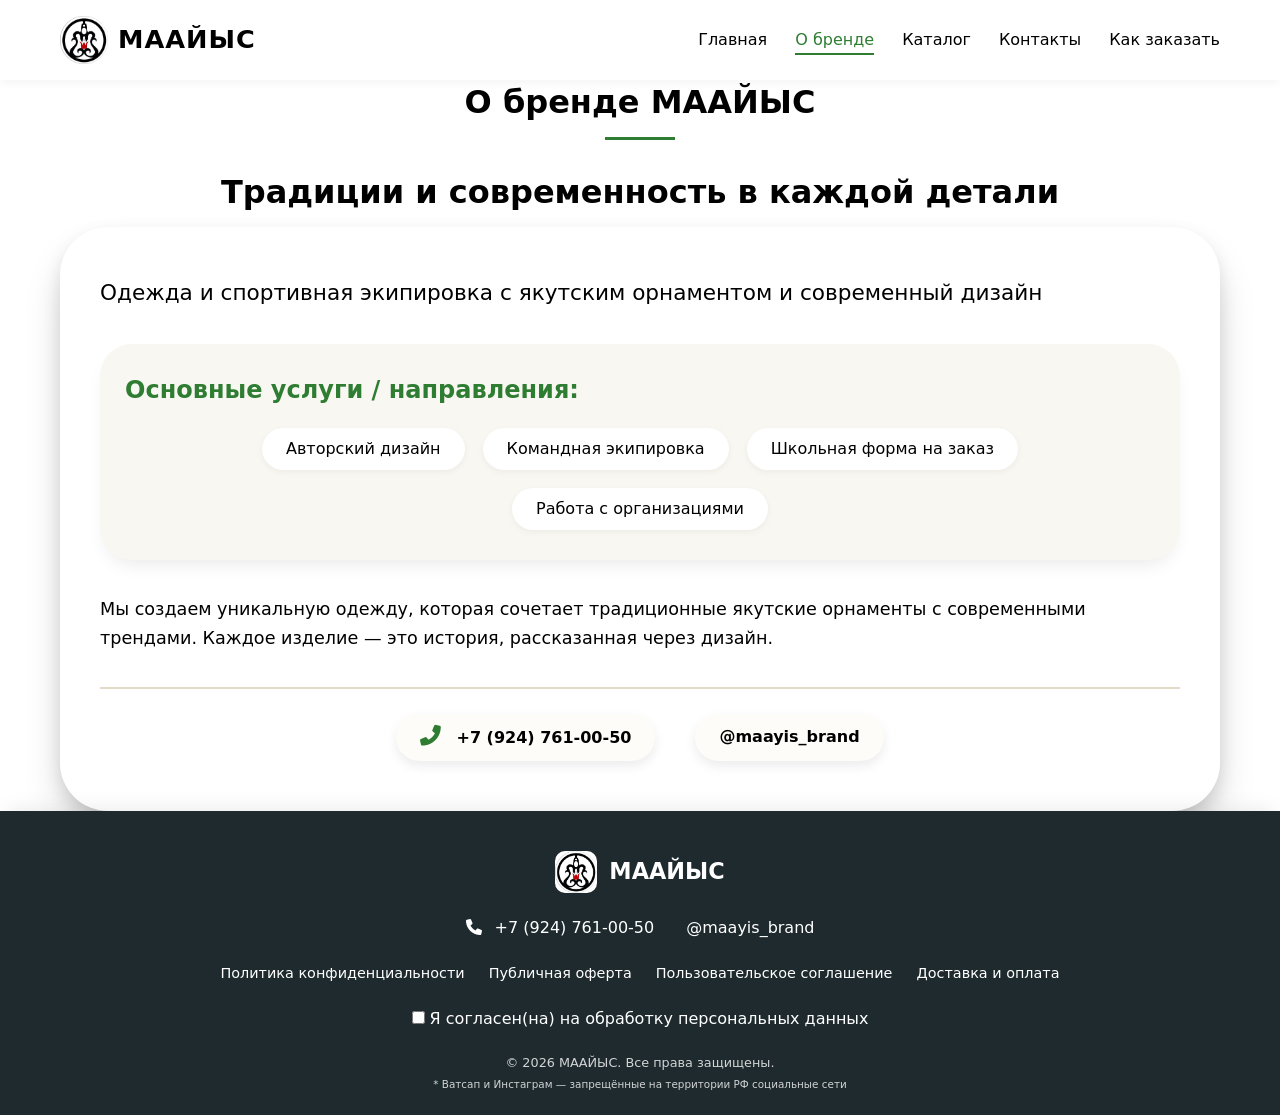
<file: about.html>
<!DOCTYPE html>
<html lang="ru">
<head>
  <meta charset="UTF-8">
  <meta name="viewport" content="width=device-width, initial-scale=1.0, user-scalable=yes">
  <title>О бренде</title>
  <link rel="stylesheet" href="style.css">
  <link rel="stylesheet" href="https://cdnjs.cloudflare.com/ajax/libs/font-awesome/6.0.0/css/all.min.css">
</head>
<body>
<header>
  <div class="container header-inner">
    <div class="logo-block">
      <a href="index.html" class="logo-link">
        <img src="img/photo_5474204198829684286_x.jpg"  class="logo-image">
        <span class="logo-text">МААЙЫС</span>
      </a>
    </div>
    <nav class="main-nav desktop-nav">
      <ul class="nav-menu">
        <li><a href="index.html">Главная</a></li>
        <li><a href="about.html" class="active">О бренде</a></li>
        <li><a href="catalog.html">Каталог</a></li>
        <li><a href="contact.html">Контакты</a></li>
        <li><a href="order.html">Как заказать</a></li>
      </ul>
    </nav>
    <div class="burger-menu">
      <button class="burger-icon" id="burgerToggle" aria-label="Меню">
        <span></span><span></span><span></span>
      </button>
      <div class="burger-overlay" id="burgerOverlay">
        <nav class="burger-nav">
          <a href="index.html">Главная</a>
          <a href="about.html">О бренде</a>
          <a href="catalog.html">Каталог</a>
          <a href="contact.html">Контакты</a>
          <a href="order.html">Как заказать</a>
        </nav>
      </div>
    </div>
  </div>
</header>
<main class="main-content">
  <section class="about-page">
    <div class="container">
      <div class="section-header">
        <h1>О бренде МААЙЫС</h1>
        <div class="section-line"></div>
        <h2 class="about-subtitle">Традиции и современность в каждой детали</h2>
      </div>
      <div class="about-content">
        <p class="about-intro">Одежда и спортивная экипировка с якутским орнаментом и современный дизайн</p>
        <div class="about-services">
          <h3>Основные услуги / направления:</h3>
          <ul>
            <li>Авторский дизайн</li>
            <li>Командная экипировка</li>
            <li>Школьная форма на заказ</li>
            <li>Работа с организациями</li>
          </ul>
        </div>       
        <div class="about-description">
          <p>Мы создаем уникальную одежду, которая сочетает традиционные якутские орнаменты с современными трендами. Каждое изделие — это история, рассказанная через дизайн.</p>
        </div>        
        <div class="about-contact-block">
          <div class="about-contact-item">
            <i class="fas fa-phone-alt"></i>
            <a href="tel:+79247610050">+7 (924) 761-00-50</a>
          </div>
          <div class="about-contact-item">
            <a href="https://instagram.com/maayis_brand" target="_blank">@maayis_brand</a>
          </div>
        </div>
      </div>
    </div>
  </section>
</main>
<footer>
  <div class="container">
    <div class="footer-content">
      <div class="footer-logo">
        <img src="img/photo_5474204198829684286_x.jpg" class="footer-logo-img" alt="logo">
        <span>МААЙЫС</span>
      </div>
      <div class="footer-info">
        <p><i class="fas fa-phone"></i> +7 (924) 761-00-50</p>
        <p> @maayis_brand</p>
      </div>
      <div class="footer-links">
        <a href="privacy.html">Политика конфиденциальности</a>
        <a href="offer.html">Публичная оферта</a>
        <a href="user-agreement.html">Пользовательское соглашение</a>
        <a href="delivery.html">Доставка и оплата</a>
      </div>
      <div class="footer-consent-checkbox">
        <label><input type="checkbox"> Я согласен(на) на обработку персональных данных</label>
      </div>
      <div class="footer-copyright">
        <p>&copy; 2026 МААЙЫС. Все права защищены.</p>
        <p style="font-size: 0.65rem; margin-top: 5px;">* Ватсап и Инстаграм — запрещённые на территории РФ социальные сети</p>
      </div>
    </div>
  </div>
</footer>
<script src="script.js"></script>
</body>
</html>
</file>
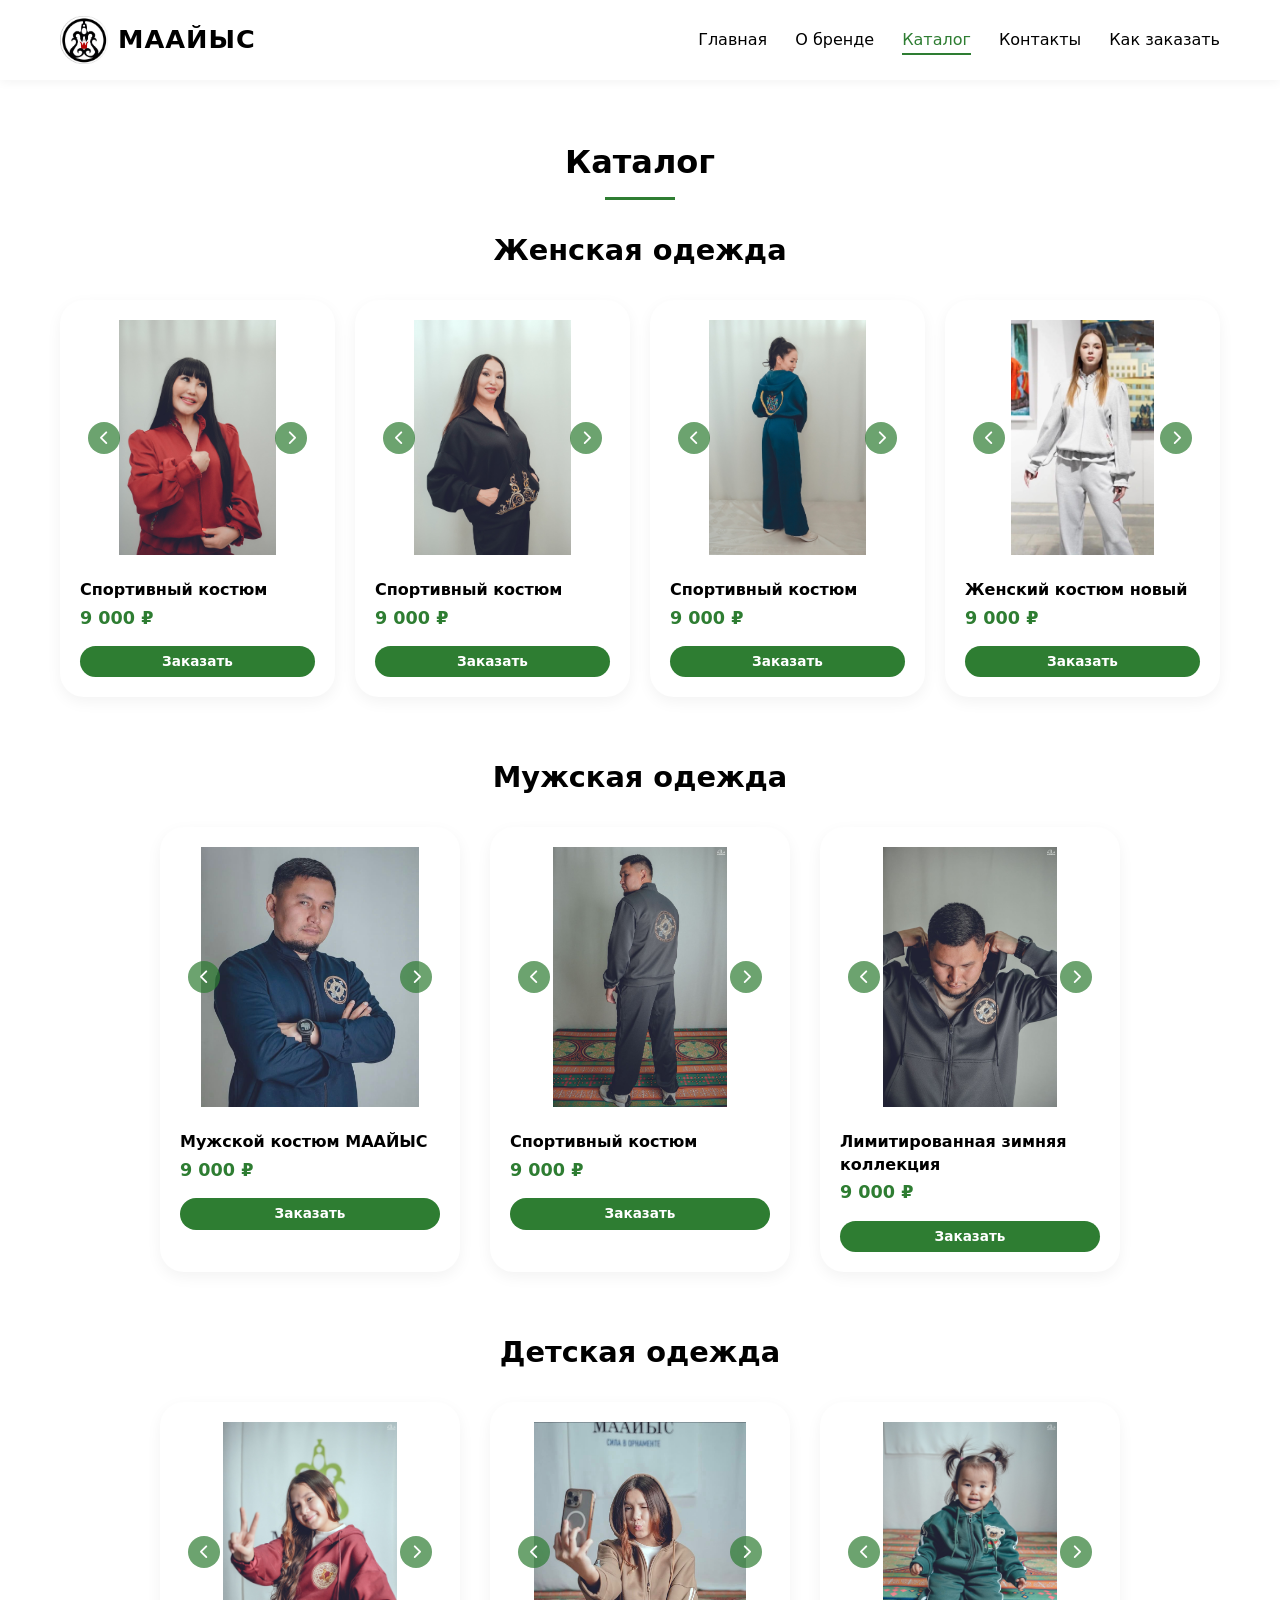
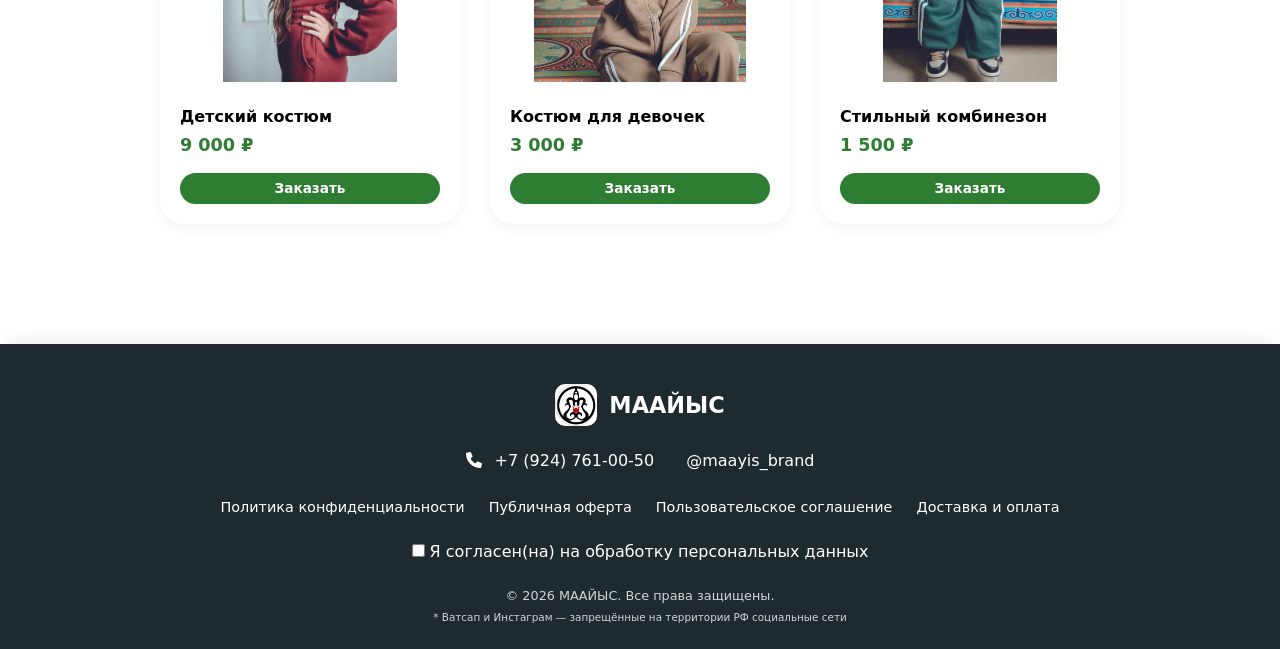
<file: catalog.html>
<!DOCTYPE html>
<html lang="ru">
<head>
  <meta charset="UTF-8">
  <meta name="viewport" content="width=device-width, initial-scale=1.0, user-scalable=yes">
  <title>Каталог — МААЙЫС</title>
  <link rel="stylesheet" href="style.css">
  <link rel="stylesheet" href="https://cdnjs.cloudflare.com/ajax/libs/font-awesome/6.0.0/css/all.min.css">
</head>
<body>

<header>
  <div class="container header-inner">
    <div class="logo-block">
      <a href="index.html" class="logo-link">
        <img src="img/photo_5474204198829684286_x.jpg" class="logo-image" alt="МААЙЫС">
        <span class="logo-text">МААЙЫС</span>
      </a>
    </div>
    <nav class="main-nav desktop-nav">
      <ul class="nav-menu">
        <li><a href="index.html">Главная</a></li>
        <li><a href="about.html">О бренде</a></li>
        <li><a href="catalog.html" class="active">Каталог</a></li>
        <li><a href="contact.html">Контакты</a></li>
        <li><a href="order.html">Как заказать</a></li>
      </ul>
    </nav>
    <div class="burger-menu">
      <button class="burger-icon" id="burgerToggle" aria-label="Меню">
        <span></span><span></span><span></span>
      </button>
      <div class="burger-overlay" id="burgerOverlay">
        <nav class="burger-nav">
          <a href="index.html">Главная</a>
          <a href="about.html">О бренде</a>
          <a href="catalog.html">Каталог</a>
          <a href="contact.html">Контакты</a>
          <a href="order.html">Как заказать</a>
        </nav>
      </div>
    </div>
  </div>
</header>

<main class="main-content">
  <section class="catalog-page">
    <div class="container">
      <div class="section-header">
        <h1>Каталог</h1>
        <div class="section-line"></div>
      </div>

      <!-- ЖЕНСКАЯ ОДЕЖДА (4 колонки) -->
      <div class="product-category">
        <h2>Женская одежда</h2>
        <div class="product-grid">
          <div class="product-card">
            <div class="product-slider">
              <div class="slider-images">
                <img src="img/DSC08661_resized.jpg" alt="Фото 1" class="slider-img active">
                <img src="img/DSC08665_resized.jpg" alt="Фото 2" class="slider-img">
                <img src="img/DSC08676_resized.jpg" alt="Фото 3" class="slider-img">
                <img src="img/DSC08681_resized.jpg" alt="Фото 4" class="slider-img">
                <img src="img/DSC08686_resized.jpg" alt="Фото 5" class="slider-img">
                <img src="img/DSC08691_resized.jpg" alt="Фото 6" class="slider-img">
              </div>
              <button class="slider-prev"><i class="fas fa-chevron-left"></i></button>
              <button class="slider-next"><i class="fas fa-chevron-right"></i></button>
            </div>
            <h3>Спортивный костюм</h3>
            <div class="product-price">9 000 ₽</div>
            <a href="https://wa.me/79247610050" class="btn-order">Заказать</a>
          </div>
          <div class="product-card">
            <div class="product-slider">
              <div class="slider-images">
                <img src="img/DSC08754_resized.jpg" alt="Фото 1" class="slider-img active">
                <img src="img/DSC08761_resized.jpg" alt="Фото 2" class="slider-img">
                <img src="img/DSC08767_resized.jpg" alt="Фото 3" class="slider-img">
                <img src="img/DSC08777_resized.jpg" alt="Фото 4" class="slider-img">
              </div>
              <button class="slider-prev"><i class="fas fa-chevron-left"></i></button>
              <button class="slider-next"><i class="fas fa-chevron-right"></i></button>
            </div>
            <h3>Спортивный костюм</h3>
            <div class="product-price">9 000 ₽</div>
            <a href="https://wa.me/79247610050" class="btn-order">Заказать</a>
          </div>
          <div class="product-card">
            <div class="product-slider">
              <div class="slider-images">
                <img src="img/DSC08968_resized.jpg" alt="Фото 1" class="slider-img active">
                <img src="img/DSC08974_resized.jpg" alt="Фото 2" class="slider-img">
                <img src="img/DSC09037_resized.jpg" alt="Фото 3" class="slider-img">
                <img src="img/DSC09050_resized.jpg" alt="Фото 4" class="slider-img">
              </div>
              <button class="slider-prev"><i class="fas fa-chevron-left"></i></button>
              <button class="slider-next"><i class="fas fa-chevron-right"></i></button>
            </div>
            <h3>Спортивный костюм</h3>
            <div class="product-price">9 000 ₽</div>
            <a href="https://wa.me/79247610050" class="btn-order">Заказать</a>
          </div>
          <div class="product-card">
            <div class="product-slider">
              <div class="slider-images">
                <img src="img/LcWd268lHsqLqApTCetSCRDV7sQfX8V-YxONpHauTaRnm14mntlOD6hpBigF3iadz_r4x7vGnS5kig321dsg0QrK.jpg" alt="Фото 1" class="slider-img active">
                <img src="img/lde5BO8JCloLtq09o3kWSgS0_fMgd-gkbt15am_s0PKzXwgjWzjNdWMIZa61XgTTMT4nNp061B8uaDJTFyTLn4zH.jpg" alt="Фото 2" class="slider-img">
                <img src="img/QFuKake9CteICWw1A1rh_PVHNrC7ObKK5PafQc09f3dOCZV2CLSCSD17fkDrDsRTFYJkJJbRUz7VsCYADsrMuSw0.jpg" alt="Фото 3" class="slider-img">
              </div>
              <button class="slider-prev"><i class="fas fa-chevron-left"></i></button>
              <button class="slider-next"><i class="fas fa-chevron-right"></i></button>
            </div>
            <h3>Женский костюм новый</h3>
            <div class="product-price">9 000 ₽</div>
            <a href="https://wa.me/79247610050" class="btn-order">Заказать</a>
          </div>
        </div>
      </div>

      <!-- МУЖСКАЯ ОДЕЖДА (3 колонки, по центру) -->
      <div class="product-category">
        <h2>Мужская одежда</h2>
        <div class="product-grid-center">
          <div class="product-card">
            <div class="product-slider">
              <div class="slider-images">
                <img src="img/6bd8759e-8427-4d80-a343-319066eba331.jpeg" alt="Фото 1" class="slider-img active">
                <img src="img/14a54d9a-8349-448c-8e74-b058e717e0b9.jpeg" alt="Фото 2" class="slider-img">
                <img src="img/140a0a2e-e6c5-4cac-ae12-df0317d0d6c9.jpeg" alt="Фото 3" class="slider-img active">
                <img src="img/173b59fb-54d8-4f4c-8517-3c528725921c.jpeg" alt="Фото 4" class="slider-img">
                <img src="img/278e0afd-cfea-495e-ac69-8ef466a72975.jpeg" alt="Фото 5" class="slider-img active">
                <img src="img/800c1ec6-8b2f-42d3-bea5-00b1805b1917.jpeg" alt="Фото 6" class="slider-img">
                <img src="img/332828eb-a92c-403d-9e0b-d8f354d10036.jpeg" alt="Фото 7" class="slider-img">
                <img src="img/a9dcbde8-a42a-4c40-8f59-c4ad7ba20be1.jpeg" alt="Фото 8" class="slider-img">
              </div>
              <button class="slider-prev"><i class="fas fa-chevron-left"></i></button>
              <button class="slider-next"><i class="fas fa-chevron-right"></i></button>
            </div>
            <h3>Мужской костюм МААЙЫС</h3>
            <div class="product-price">9 000 ₽</div>
            <a href="https://wa.me/79247610050" class="btn-order">Заказать</a>
          </div>
          <div class="product-card">
            <div class="product-slider">
              <div class="slider-images">
                <img src="img/f127ab65-d050-4199-8f50-08b077a26fae.jpeg" alt="Фото 1" class="slider-img active">
                <img src="img/photo_5258417736143015849_y (1).jpg" alt="Фото 2" class="slider-img">
              </div>
              <button class="slider-prev"><i class="fas fa-chevron-left"></i></button>
              <button class="slider-next"><i class="fas fa-chevron-right"></i></button>
            </div>
            <h3>Спортивный костюм</h3>
            <div class="product-price">9 000 ₽</div>
            <a href="https://wa.me/79247610050" class="btn-order">Заказать</a>
          </div>
          <div class="product-card">
            <div class="product-slider">
              <div class="slider-images">
                <img src="img/4a3f4c6b-11a1-44f0-b209-4900d86b0bac.jpeg" alt="Фото 1" class="slider-img active">
                <img src="img/97c8ede5-4a1b-440a-9268-aa4638aeeffe.jpeg" alt="Фото 2" class="slider-img">
                <img src="img/af8a9cdf-48e5-42c8-b1f0-87d71e073f9e.jpeg" alt="Фото 3" class="slider-img active">
                <img src="img/c050d48c-e564-4e85-b22d-bec194b09237.jpeg" alt="Фото 4" class="slider-img">
              </div>
              <button class="slider-prev"><i class="fas fa-chevron-left"></i></button>
              <button class="slider-next"><i class="fas fa-chevron-right"></i></button>
            </div>
            <h3>Лимитированная зимняя коллекция</h3>
            <div class="product-price">9 000 ₽</div>
            <a href="https://wa.me/79247610050" class="btn-order">Заказать</a>
          </div>
        </div>
      </div>

      <!-- ДЕТСКАЯ ОДЕЖДА (3 колонки, по центру) -->
      <div class="product-category">
        <h2>Детская одежда</h2>
        <div class="product-grid-center">
          <div class="product-card">
            <div class="product-slider">
              <div class="slider-images">
                <img src="img/DSC04156_resized.jpg" alt="Фото 1" class="slider-img active">
                <img src="img/DSC04230_resized.jpg" alt="Фото 2" class="slider-img">
              </div>
              <button class="slider-prev"><i class="fas fa-chevron-left"></i></button>
              <button class="slider-next"><i class="fas fa-chevron-right"></i></button>
            </div>
            <h3>Детский костюм</h3>
            <div class="product-price">9 000 ₽</div>
            <a href="https://wa.me/79247610050" class="btn-order">Заказать</a>
          </div>
          <div class="product-card">
            <div class="product-slider">
              <div class="slider-images">
                <img src="img/40d43d58-5c13-4b13-b827-defbe045b8df.jpeg" alt="Фото 1" class="slider-img active">
                <img src="img/78ff7a1d-3d49-4ce6-81df-d8d25239d01e.jpeg" alt="Фото 2" class="slider-img">
                <img src="img/a273caba-ca59-4e10-9604-0bca0ce881f6.jpeg" alt="Фото 3" class="slider-img">
                <img src="img/aee0051f-605b-4c4b-b9f8-f2e287b44313.jpeg" alt="Фото 4" class="slider-img">
              </div>
              <button class="slider-prev"><i class="fas fa-chevron-left"></i></button>
              <button class="slider-next"><i class="fas fa-chevron-right"></i></button>
            </div>
            <h3>Костюм для девочек</h3>
            <div class="product-price">3 000 ₽</div>
            <a href="https://wa.me/79247610050" class="btn-order">Заказать</a>
          </div>
          <div class="product-card">
            <div class="product-slider">
              <div class="slider-images">
                <img src="img/DSC04442_resized.jpg" alt="Фото 1" class="slider-img active">
                <img src="img/DSC04468_resized.jpg" alt="Фото 2" class="slider-img">
                <img src="img/e38ed832-b24b-4d09-abe4-7cf67d876127.jpeg" alt="Фото 3" class="slider-img">
              </div>
              <button class="slider-prev"><i class="fas fa-chevron-left"></i></button>
              <button class="slider-next"><i class="fas fa-chevron-right"></i></button>
            </div>
            <h3>Стильный комбинезон</h3>
            <div class="product-price">1 500 ₽</div>
            <a href="https://wa.me/79247610050" class="btn-order">Заказать</a>
          </div>
        </div>
      </div>
    </div>
  </section>
</main>

<footer>
  <div class="container">
    <div class="footer-content">
      <div class="footer-logo">
        <img src="img/photo_5474204198829684286_x.jpg" class="footer-logo-img" alt="logo">
        <span>МААЙЫС</span>
      </div>
      <div class="footer-info">
        <p><i class="fas fa-phone"></i> +7 (924) 761-00-50</p>
        <p>@maayis_brand</p>
      </div>
      <div class="footer-links">
        <a href="privacy.html">Политика конфиденциальности</a>
        <a href="offer.html">Публичная оферта</a>
        <a href="user-agreement.html">Пользовательское соглашение</a>
        <a href="delivery.html">Доставка и оплата</a>
      </div>
      <div class="footer-consent-checkbox">
        <label><input type="checkbox"> Я согласен(на) на обработку персональных данных</label>
      </div>
      <div class="footer-copyright">
        <p>&copy; 2026 МААЙЫС. Все права защищены.</p>
        <p style="font-size: 0.65rem; margin-top: 5px;">* Ватсап и Инстаграм — запрещённые на территории РФ социальные сети</p>
      </div>
    </div>
  </div>
</footer>

<script src="script.js"></script>
</body>
</html>
</file>
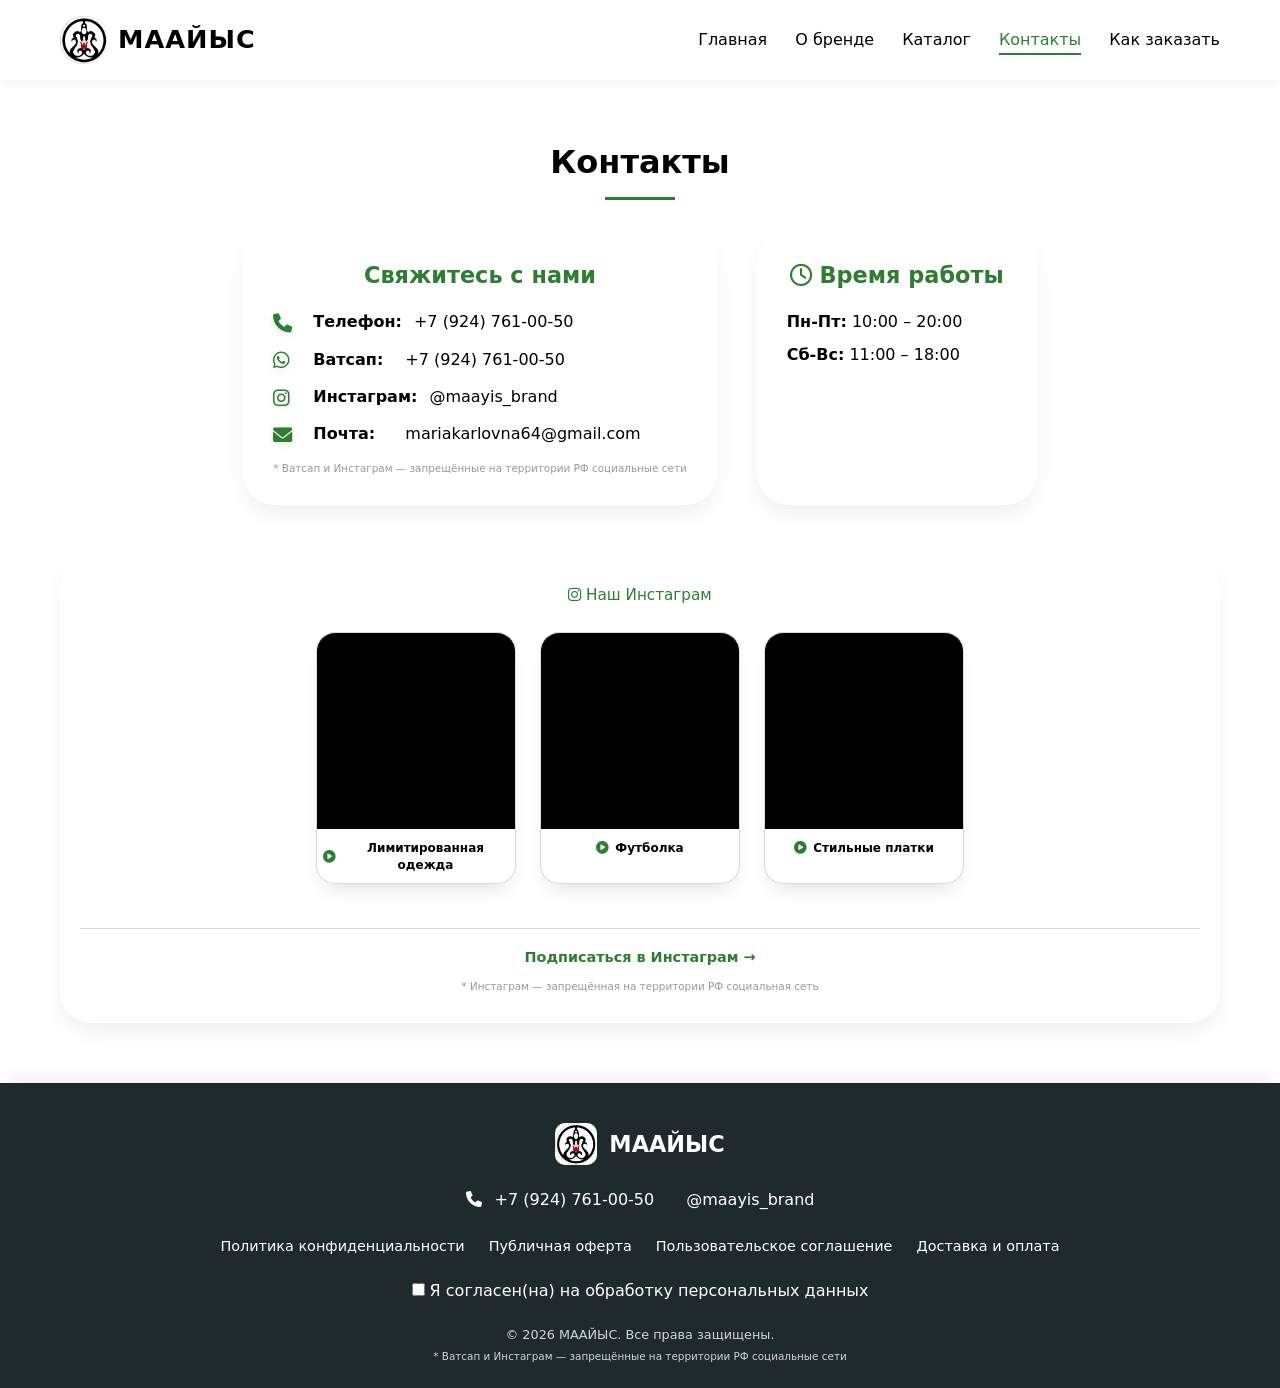
<file: contact.html>
<!DOCTYPE html>
<html lang="ru">
<head>
  <meta charset="UTF-8">
  <meta name="viewport" content="width=device-width, initial-scale=1.0, user-scalable=yes">
  <title>Контакты — МААЙЫС</title>
  <link rel="stylesheet" href="style.css">
  <link rel="stylesheet" href="https://cdnjs.cloudflare.com/ajax/libs/font-awesome/6.0.0/css/all.min.css">
</head>
<body>

<header>
  <div class="container header-inner">
    <div class="logo-block">
      <a href="index.html" class="logo-link">
        <img src="img/photo_5474204198829684286_x.jpg" class="logo-image" alt="МААЙЫС">
        <span class="logo-text">МААЙЫС</span>
      </a>
    </div>
    <nav class="main-nav desktop-nav">
      <ul class="nav-menu">
        <li><a href="index.html">Главная</a></li>
        <li><a href="about.html">О бренде</a></li>
        <li><a href="catalog.html">Каталог</a></li>
        <li><a href="contact.html" class="active">Контакты</a></li>
        <li><a href="order.html">Как заказать</a></li>
      </ul>
    </nav>
    <div class="burger-menu">
      <button class="burger-icon" id="burgerToggle" aria-label="Меню">
        <span></span><span></span><span></span>
      </button>
      <div class="burger-overlay" id="burgerOverlay">
        <nav class="burger-nav">
          <a href="index.html">Главная</a>
          <a href="about.html">О бренде</a>
          <a href="catalog.html">Каталог</a>
          <a href="contact.html">Контакты</a>
          <a href="order.html">Как заказать</a>
        </nav>
      </div>
    </div>
  </div>
</header>

<main class="main-content">
  <section class="contact-page">
    <div class="container">
      <div class="section-header">
        <h1>Контакты</h1>
        <div class="section-line"></div>
      </div>

      <div class="contact-grid">
        <!-- Контактная информация -->
        <div class="contact-info-block">
          <h3>Свяжитесь с нами</h3>
          <div class="contact-detail">
            <i class="fas fa-phone"></i>
            <span>Телефон:</span>
            <a href="tel:+79247610050">+7 (924) 761-00-50</a>
          </div>
          <div class="contact-detail">
            <i class="fab fa-whatsapp"></i>
            <span>Ватсап:</span>
            <a href="https://wa.me/79247610050" target="_blank">+7 (924) 761-00-50</a>
          </div>
          <div class="contact-detail">
            <i class="fab fa-instagram"></i>
            <span>Инстаграм:</span>
            <a href="https://instagram.com/maayis_brand" target="_blank">@maayis_brand</a>
          </div>
          <div class="contact-detail">
            <i class="fas fa-envelope"></i>
            <span>Почта:</span>
            <a href="mailto:mariakarlovna64@gmail.com">mariakarlovna64@gmail.com</a>
          </div>
          <p style="font-size: 0.65rem; color: #999; margin-top: 15px;">* Ватсап и Инстаграм — запрещённые на территории РФ социальные сети</p>
        </div>

        <!-- Режим работы -->
        <div class="work-time-block">
          <h3><i class="far fa-clock"></i> Время работы</h3>
          <p><strong>Пн-Пт:</strong> 10:00 – 20:00</p>
          <p><strong>Сб-Вс:</strong> 11:00 – 18:00</p>
        </div>
      </div>

      <!-- Instagram-блок с тремя видео -->
      <div class="instagram-block">
        <div class="insta-subtitle">
          <i class="fab fa-instagram"></i> Наш Инстаграм
        </div>
        <div class="instagram-video-gallery">
          <div class="insta-video-card">
            <video muted loop playsinline preload="metadata">
              <source src="video/contact1.mp4" type="video/mp4">
            </video>
            <div class="video-caption">
              <i class="fas fa-play-circle"></i> Лимитированная одежда
            </div>
          </div>
          <div class="insta-video-card">
            <video muted loop playsinline preload="metadata">
              <source src="video/contact2.mp4" type="video/mp4">
            </video>
            <div class="video-caption">
              <i class="fas fa-play-circle"></i> Футболка
            </div>
          </div>
          <div class="insta-video-card">
            <video muted loop playsinline preload="metadata">
              <source src="video/contact3.mp4" type="video/mp4">
            </video>
            <div class="video-caption">
              <i class="fas fa-play-circle"></i> Стильные платки
            </div>
          </div>
        </div>
        <div class="instagram-link-footer">
          <a href="https://instagram.com/maayis_brand" target="_blank">Подписаться в Инстаграм →</a>
        </div>
        <p style="font-size: 0.65rem; color: #999; margin-top: 10px;">* Инстаграм — запрещённая на территории РФ социальная сеть</p>
      </div>
    </div>
  </section>
</main>

<footer>
  <div class="container">
    <div class="footer-content">
      <div class="footer-logo">
        <img src="img/photo_5474204198829684286_x.jpg" class="footer-logo-img" alt="logo">
        <span>МААЙЫС</span>
      </div>
      <div class="footer-info">
        <p><i class="fas fa-phone"></i> +7 (924) 761-00-50</p>
        <p>@maayis_brand</p>
      </div>
      <div class="footer-links">
        <a href="privacy.html">Политика конфиденциальности</a>
        <a href="offer.html">Публичная оферта</a>
        <a href="user-agreement.html">Пользовательское соглашение</a>
        <a href="delivery.html">Доставка и оплата</a>
      </div>
      <div class="footer-consent-checkbox">
        <label><input type="checkbox"> Я согласен(на) на обработку персональных данных</label>
      </div>
      <div class="footer-copyright">
        <p>&copy; 2026 МААЙЫС. Все права защищены.</p>
        <p style="font-size: 0.65rem; margin-top: 5px;">* Ватсап и Инстаграм — запрещённые на территории РФ социальные сети</p>
      </div>
    </div>
  </div>
</footer>

<script src="script.js"></script>
</body>
</html>
</file>
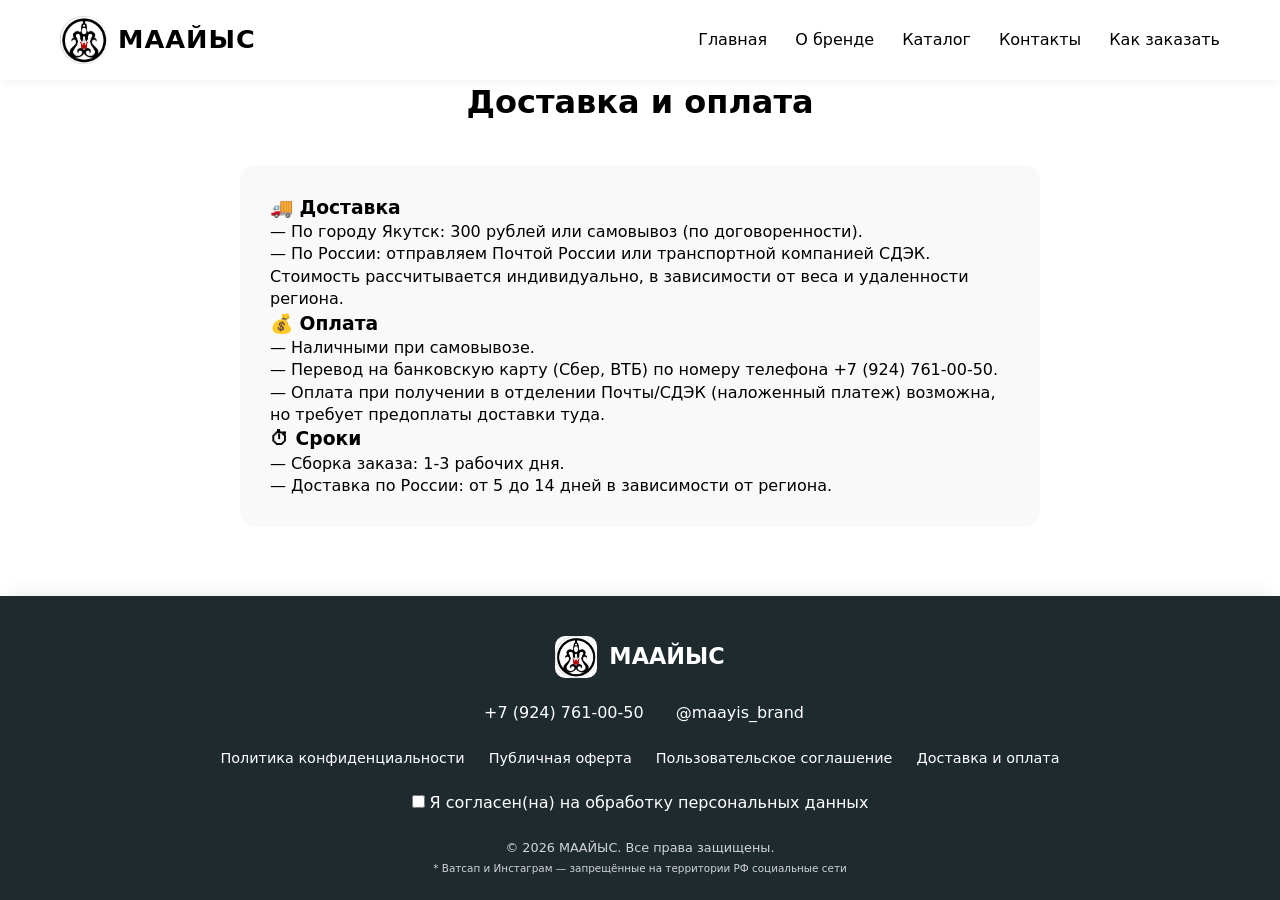
<file: delivery.html>
<!DOCTYPE html>
<html lang="ru">
<head>
    <meta charset="UTF-8">
    <meta name="viewport" content="width=device-width, initial-scale=1.0">
    <title>Доставка и оплата - МААЙЫС</title>
    <link rel="stylesheet" href="style.css">
</head>
<body>
    <header>
        <div class="container header-inner">
            <div class="logo-block">
                <a href="index.html" class="logo-link">
                    <img src="img/photo_5474204198829684286_x.jpg" alt="МААЙЫС" class="logo-image">
                    <span class="logo-text">МААЙЫС</span>
                </a>
            </div>           
            <nav class="main-nav desktop-nav">
                <ul class="nav-menu">
                    <li><a href="index.html">Главная</a></li>
                    <li><a href="about.html">О бренде</a></li>
                    <li><a href="catalog.html">Каталог</a></li>
                    <li><a href="contact.html">Контакты</a></li>
                    <li><a href="order.html">Как заказать</a></li>
                </ul>
            </nav>            
            <div class="burger-menu">
                <button class="burger-icon" id="burgerToggle">
                    <span></span>
                    <span></span>
                    <span></span>
                </button>
                <div class="burger-overlay" id="burgerOverlay">
                    <nav class="burger-nav">
                        <a href="index.html">Главная</a>
                        <a href="about.html">О бренде</a>
                        <a href="catalog.html">Каталог</a>
                        <a href="contact.html">Контакты</a>
                        <a href="order.html">Как заказать</a>
                    </nav>
                </div>
            </div>
        </div>
    </header>
    <div class="page-header">
        <div class="container">
            <h1>Доставка и оплата</h1>
        </div>
    </div>
    <section class="delivery-page" style="padding: 40px 0;">
        <div class="container" style="max-width: 800px; background: #f9f9f9; padding: 30px; border-radius: 15px; margin: 0 auto;">
            <h3>🚚 Доставка</h3>
            <p>— По городу Якутск: 300 рублей или самовывоз (по договоренности).<br>
            — По России: отправляем Почтой России или транспортной компанией СДЭК. Стоимость рассчитывается индивидуально, в зависимости от веса и удаленности региона.</p>
            
            <h3>💰 Оплата</h3>
            <p>— Наличными при самовывозе.<br>
            — Перевод на банковскую карту (Сбер, ВТБ) по номеру телефона +7 (924) 761-00-50.<br>
            — Оплата при получении в отделении Почты/СДЭК (наложенный платеж) возможна, но требует предоплаты доставки туда.</p>
            
            <h3>⏱ Сроки</h3>
            <p>— Сборка заказа: 1-3 рабочих дня.<br>
            — Доставка по России: от 5 до 14 дней в зависимости от региона.</p>
        </div>
    </section>
    <footer>
  <div class="container">
    <div class="footer-content">
      <div class="footer-logo">
        <img src="img/photo_5474204198829684286_x.jpg" class="footer-logo-img" alt="logo">
        <span>МААЙЫС</span>
      </div>
      <div class="footer-info">
        <p><i class="fas fa-phone"></i> +7 (924) 761-00-50</p>
        <p> @maayis_brand</p>
      </div>
      <div class="footer-links">
        <a href="privacy.html">Политика конфиденциальности</a>
        <a href="offer.html">Публичная оферта</a>
        <a href="user-agreement.html">Пользовательское соглашение</a>
        <a href="delivery.html">Доставка и оплата</a>
      </div>
      <div class="footer-consent-checkbox">
        <label><input type="checkbox"> Я согласен(на) на обработку персональных данных</label>
      </div>
      <div class="footer-copyright">
        <p>&copy; 2026 МААЙЫС. Все права защищены.</p>
        <p style="font-size: 0.65rem; margin-top: 5px;">* Ватсап и Инстаграм — запрещённые на территории РФ социальные сети</p>
      </div>
    </div>
  </div>
</footer>
<script src="script.js"></script>
</body>
</html>
</file>
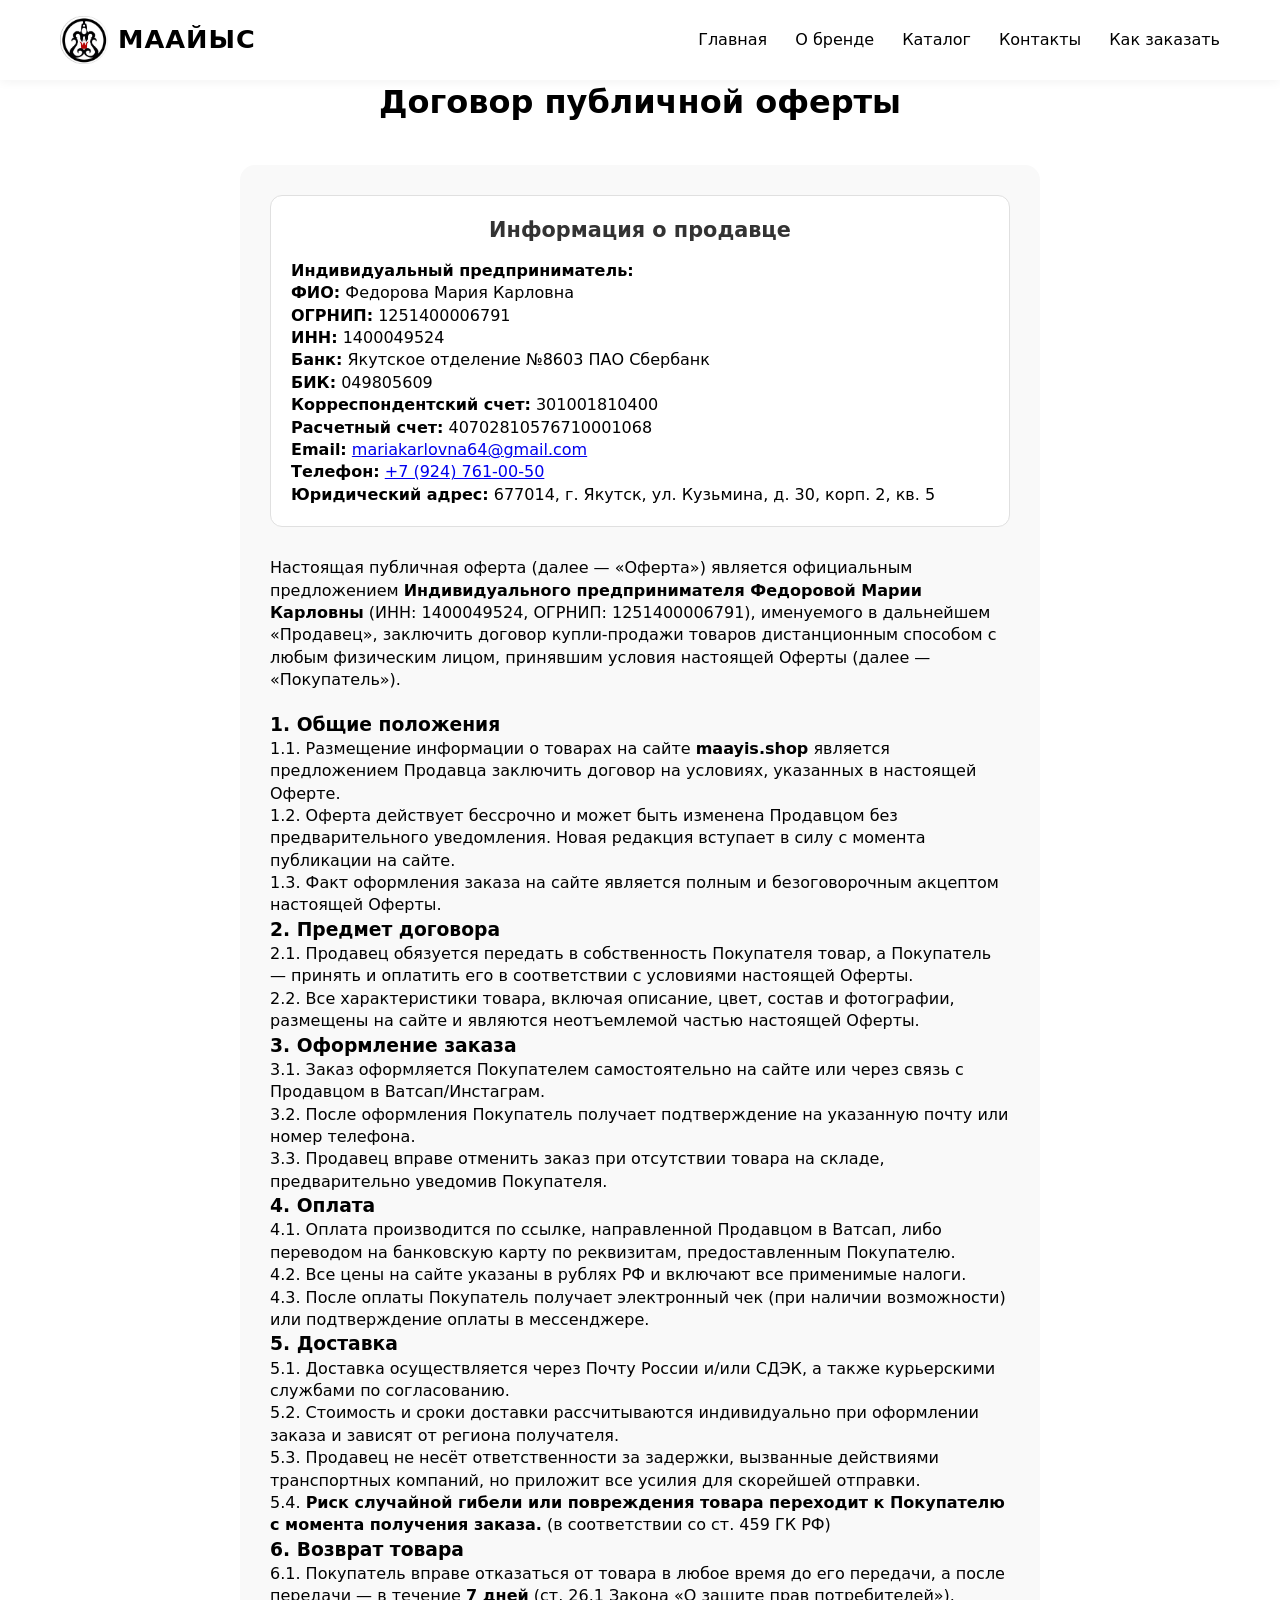
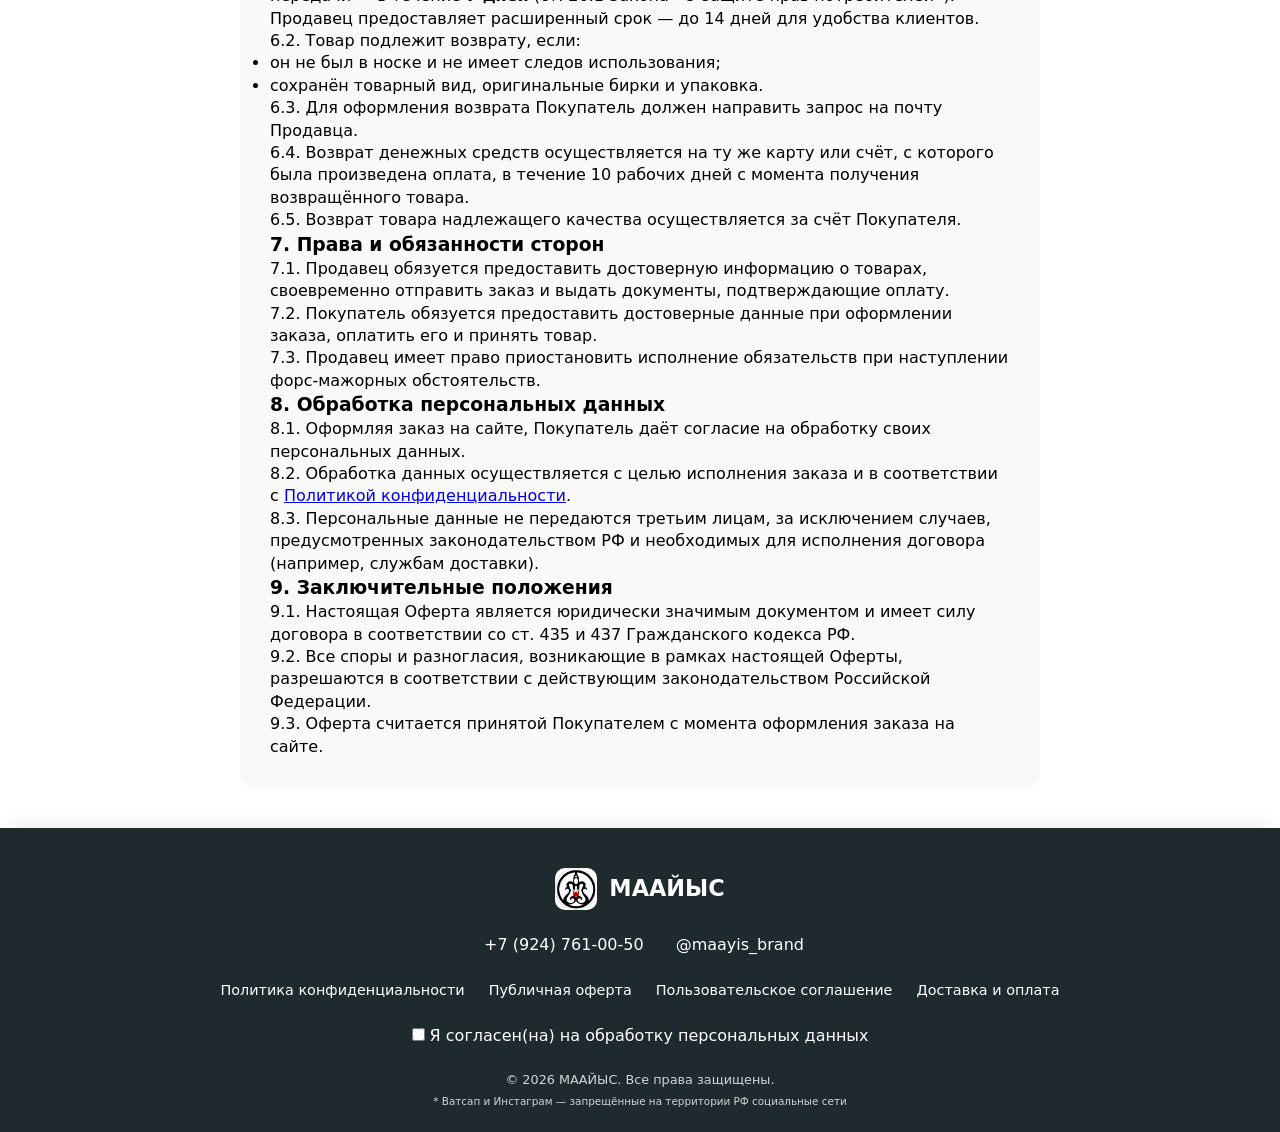
<file: offer.html>
<!DOCTYPE html>
<html lang="ru">
<head>
    <meta charset="UTF-8">
    <meta name="viewport" content="width=device-width, initial-scale=1.0">
    <title>Публичная оферта - МААЙЫС</title>
    <link rel="stylesheet" href="style.css">
</head>
<body>
    <header>
        <div class="container header-inner">
            <div class="logo-block">
                <a href="index.html" class="logo-link">
                    <img src="img/photo_5474204198829684286_x.jpg"class="logo-image">
                    <span class="logo-text">МААЙЫС</span>
                </a>
            </div>
            <nav class="main-nav desktop-nav">
                <ul class="nav-menu">
                    <li><a href="index.html">Главная</a></li>
                    <li><a href="about.html">О бренде</a></li>
                    <li><a href="catalog.html">Каталог</a></li>
                    <li><a href="contact.html">Контакты</a></li>
                    <li><a href="order.html">Как заказать</a></li>
                </ul>
            </nav>
            <div class="burger-menu">
                <button class="burger-icon" id="burgerToggle">
                    <span></span>
                    <span></span>
                    <span></span>
                </button>
                <div class="burger-overlay" id="burgerOverlay">
                    <nav class="burger-nav">
                        <a href="index.html">Главная</a>
                        <a href="about.html">О бренде</a>
                        <a href="catalog.html">Каталог</a>
                        <a href="contact.html">Контакты</a>
                        <a href="order.html">Как заказать</a>
                    </nav>
                </div>
            </div>
        </div>
    </header>
    <main>
        <div class="container">
            <div class="page-title">
                <h1>Договор публичной оферты</h1>
            </div>
        </div>
        <section class="offer-page" style="padding: 40px 0;">
            <div class="container" style="max-width: 800px; background: #f9f9f9; padding: 30px; border-radius: 15px;">
                
                <!-- ИНФОРМАЦИЯ О ПРОДАВЦЕ -->
                <div style="background: #fff; padding: 20px; border-radius: 12px; margin-bottom: 30px; border: 1px solid #e0e0e0;">
                    <h2 style="font-size: 1.3rem; margin-bottom: 15px; color: #333;">Информация о продавце</h2>
                    <p><strong>Индивидуальный предприниматель:</strong></p>
                    <ul style="list-style: none; padding-left: 0;">
                        <li><strong>ФИО:</strong> Федорова Мария Карловна</li>
                        <li><strong>ОГРНИП:</strong> 1251400006791</li>
                        <li><strong>ИНН:</strong> 1400049524</li>
                        <li><strong>Банк:</strong> Якутское отделение №8603 ПАО Сбербанк</li>
                        <li><strong>БИК:</strong> 049805609</li>
                        <li><strong>Корреспондентский счет:</strong> 301001810400</li>
                        <li><strong>Расчетный счет:</strong> 40702810576710001068</li>
                        <li><strong>Email:</strong> <a href="mailto:mariakarlovna64@gmail.com">mariakarlovna64@gmail.com</a></li>
                        <li><strong>Телефон:</strong> <a href="tel:+79247610050">+7 (924) 761-00-50</a></li>
                        <li><strong>Юридический адрес:</strong> 677014, г. Якутск, ул. Кузьмина, д. 30, корп. 2, кв. 5</li>
                    </ul>
                </div>
                <!-- ОСНОВНОЙ ТЕКСТ ОФЕРТЫ -->
                <div class="offer-section">
                    <p style="margin-bottom: 20px;">Настоящая публичная оферта (далее — «Оферта») является официальным предложением <strong>Индивидуального предпринимателя Федоровой Марии Карловны</strong> (ИНН: 1400049524, ОГРНИП: 1251400006791), именуемого в дальнейшем «Продавец», заключить договор купли-продажи товаров дистанционным способом с любым физическим лицом, принявшим условия настоящей Оферты (далее — «Покупатель»).</p>
                </div>
                <div class="offer-section">
                    <h3>1. Общие положения</h3>
                    <p>1.1. Размещение информации о товарах на сайте <strong>maayis.shop</strong>  является предложением Продавца заключить договор на условиях, указанных в настоящей Оферте.</p>
                    <p>1.2. Оферта действует бессрочно и может быть изменена Продавцом без предварительного уведомления. Новая редакция вступает в силу с момента публикации на сайте.</p>
                    <p>1.3. Факт оформления заказа на сайте является полным и безоговорочным акцептом настоящей Оферты.</p>
                </div>
                <div class="offer-section">
                    <h3>2. Предмет договора</h3>
                    <p>2.1. Продавец обязуется передать в собственность Покупателя товар, а Покупатель — принять и оплатить его в соответствии с условиями настоящей Оферты.</p>
                    <p>2.2. Все характеристики товара, включая описание, цвет, состав и фотографии, размещены на сайте и являются неотъемлемой частью настоящей Оферты.</p>
                </div>
                <div class="offer-section">
                    <h3>3. Оформление заказа</h3>
                    <p>3.1. Заказ оформляется Покупателем самостоятельно на сайте или через связь с Продавцом в Ватсап/Инстаграм.</p>
                    <p>3.2. После оформления Покупатель получает подтверждение на указанную почту или номер телефона.</p>
                    <p>3.3. Продавец вправе отменить заказ при отсутствии товара на складе, предварительно уведомив Покупателя.</p>
                </div>
                <div class="offer-section">
                    <h3>4. Оплата</h3>
                    <p>4.1. Оплата производится по ссылке, направленной Продавцом в Ватсап, либо переводом на банковскую карту по реквизитам, предоставленным Покупателю.</p>
                    <p>4.2. Все цены на сайте указаны в рублях РФ и включают все применимые налоги.</p>
                    <p>4.3. После оплаты Покупатель получает электронный чек (при наличии возможности) или подтверждение оплаты в мессенджере.</p>
                </div>
                <div class="offer-section">
                    <h3>5. Доставка</h3>
                    <p>5.1. Доставка осуществляется через Почту России и/или СДЭК, а также курьерскими службами по согласованию.</p>
                    <p>5.2. Стоимость и сроки доставки рассчитываются индивидуально при оформлении заказа и зависят от региона получателя.</p>
                    <p>5.3. Продавец не несёт ответственности за задержки, вызванные действиями транспортных компаний, но приложит все усилия для скорейшей отправки.</p>
                    <p>5.4. <strong>Риск случайной гибели или повреждения товара переходит к Покупателю с момента получения заказа.</strong> (в соответствии со ст. 459 ГК РФ)</p>
                </div>
                <div class="offer-section">
                    <h3>6. Возврат товара</h3>
                    <p>6.1. Покупатель вправе отказаться от товара в любое время до его передачи, а после передачи — в течение <strong>7 дней</strong> (ст. 26.1 Закона «О защите прав потребителей»). Продавец предоставляет расширенный срок — до 14 дней для удобства клиентов.</p>
                    <p>6.2. Товар подлежит возврату, если:</p>
                    <ul>
                        <li>он не был в носке и не имеет следов использования;</li>
                        <li>сохранён товарный вид, оригинальные бирки и упаковка.</li>
                    </ul>
                    <p>6.3. Для оформления возврата Покупатель должен направить запрос на почту Продавца.</p>
                    <p>6.4. Возврат денежных средств осуществляется на ту же карту или счёт, с которого была произведена оплата, в течение 10 рабочих дней с момента получения возвращённого товара.</p>
                    <p>6.5. Возврат товара надлежащего качества осуществляется за счёт Покупателя.</p>
                </div>
                <div class="offer-section">
                    <h3>7. Права и обязанности сторон</h3>
                    <p>7.1. Продавец обязуется предоставить достоверную информацию о товарах, своевременно отправить заказ и выдать документы, подтверждающие оплату.</p>
                    <p>7.2. Покупатель обязуется предоставить достоверные данные при оформлении заказа, оплатить его и принять товар.</p>
                    <p>7.3. Продавец имеет право приостановить исполнение обязательств при наступлении форс-мажорных обстоятельств.</p>
                </div>
                <div class="offer-section">
                    <h3>8. Обработка персональных данных</h3>
                    <p>8.1. Оформляя заказ на сайте, Покупатель даёт согласие на обработку своих персональных данных.</p>
                    <p>8.2. Обработка данных осуществляется с целью исполнения заказа и в соответствии с <a href="privacy.html">Политикой конфиденциальности</a>.</p>
                    <p>8.3. Персональные данные не передаются третьим лицам, за исключением случаев, предусмотренных законодательством РФ и необходимых для исполнения договора (например, службам доставки).</p>
                </div>
                <div class="offer-section">
                    <h3>9. Заключительные положения</h3>
                    <p>9.1. Настоящая Оферта является юридически значимым документом и имеет силу договора в соответствии со ст. 435 и 437 Гражданского кодекса РФ.</p>
                    <p>9.2. Все споры и разногласия, возникающие в рамках настоящей Оферты, разрешаются в соответствии с действующим законодательством Российской Федерации.</p>
                    <p>9.3. Оферта считается принятой Покупателем с момента оформления заказа на сайте.</p>
                </div>
            </div>
        </section>
    </main>
 <footer>
  <div class="container">
    <div class="footer-content">
      <div class="footer-logo">
        <img src="img/photo_5474204198829684286_x.jpg" class="footer-logo-img" alt="logo">
        <span>МААЙЫС</span>
      </div>
      <div class="footer-info">
        <p><i class="fas fa-phone"></i> +7 (924) 761-00-50</p>
        <p> @maayis_brand</p>
      </div>
      <div class="footer-links">
        <a href="privacy.html">Политика конфиденциальности</a>
        <a href="offer.html">Публичная оферта</a>
        <a href="user-agreement.html">Пользовательское соглашение</a>
        <a href="delivery.html">Доставка и оплата</a>
      </div>
      <div class="footer-consent-checkbox">
        <label><input type="checkbox"> Я согласен(на) на обработку персональных данных</label>
      </div>
      <div class="footer-copyright">
        <p>&copy; 2026 МААЙЫС. Все права защищены.</p>
        <p style="font-size: 0.65rem; margin-top: 5px;">* Ватсап и Инстаграм — запрещённые на территории РФ социальные сети</p>
      </div>
    </div>
  </div>
</footer>
<script src="script.js"></script>
</body>
</html>
</file>
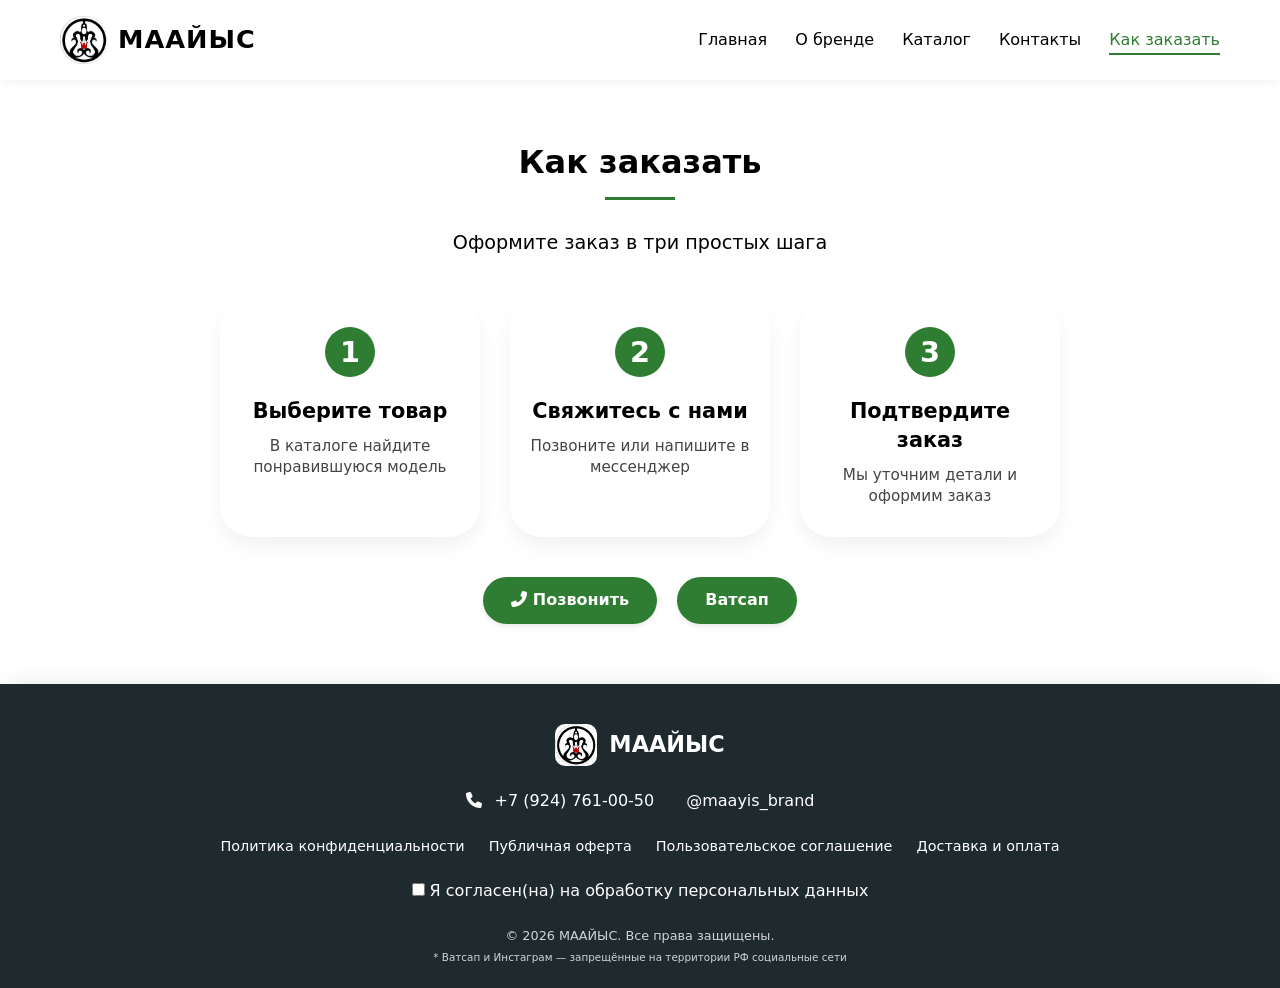
<file: order.html>
<!DOCTYPE html>
<html lang="ru">
<head>
  <meta charset="UTF-8">
  <meta name="viewport" content="width=device-width, initial-scale=1.0, user-scalable=yes">
  <title>Как заказать — МААЙЫС</title>
  <link rel="stylesheet" href="style.css">
  <link rel="stylesheet" href="https://cdnjs.cloudflare.com/ajax/libs/font-awesome/6.0.0/css/all.min.css">
</head>
<body>
<header>
  <div class="container header-inner">
    <div class="logo-block">
      <a href="index.html" class="logo-link">
        <img src="img/photo_5474204198829684286_x.jpg" alt="МААЙЫС" class="logo-image">
        <span class="logo-text">МААЙЫС</span>
      </a>
    </div>
    <nav class="main-nav desktop-nav">
      <ul class="nav-menu">
        <li><a href="index.html">Главная</a></li>
        <li><a href="about.html">О бренде</a></li>
        <li><a href="catalog.html">Каталог</a></li>
        <li><a href="contact.html">Контакты</a></li>
        <li><a href="order.html" class="active">Как заказать</a></li>
      </ul>
    </nav>
    <div class="burger-menu">
      <button class="burger-icon" id="burgerToggle" aria-label="Меню">
        <span></span><span></span><span></span>
      </button>
      <div class="burger-overlay" id="burgerOverlay">
        <nav class="burger-nav">
          <a href="index.html">Главная</a>
          <a href="about.html">О бренде</a>
          <a href="catalog.html">Каталог</a>
          <a href="contact.html">Контакты</a>
          <a href="order.html">Как заказать</a>
        </nav>
      </div>
    </div>
  </div>
</header>
<main class="main-content">
  <section class="order-page">
    <div class="container">
      <div class="section-header">
        <h1>Как заказать</h1>
        <div class="section-line"></div>
        <p class="order-subtitle">Оформите заказ в три простых шага</p>
      </div>
      <div class="steps-container">
        <div class="step-card">
          <div class="step-number">1</div>
          <h3>Выберите товар</h3>
          <p>В каталоге найдите понравившуюся модель</p>
        </div>
        <div class="step-card">
          <div class="step-number">2</div>
          <h3>Свяжитесь с нами</h3>
          <p>Позвоните или напишите в мессенджер</p>
        </div>
        <div class="step-card">
          <div class="step-number">3</div>
          <h3>Подтвердите заказ</h3>
          <p>Мы уточним детали и оформим заказ</p>
        </div>
      </div>
      <div class="order-buttons">
        <a href="tel:+79247610050" class="btn btn-primary"><i class="fas fa-phone-alt"></i> Позвонить</a>
        <a href="https://wa.me/79247610050" class="btn btn-primary" target="_blank">Ватсап</a>
      </div>
    </div>
  </section>
</main>
<footer>
  <div class="container">
    <div class="footer-content">
      <div class="footer-logo">
        <img src="img/photo_5474204198829684286_x.jpg" class="footer-logo-img" alt="logo">
        <span>МААЙЫС</span>
      </div>
      <div class="footer-info">
        <p><i class="fas fa-phone"></i> +7 (924) 761-00-50</p>
        <p>@maayis_brand</p>
      </div>
      <div class="footer-links">
        <a href="privacy.html">Политика конфиденциальности</a>
        <a href="offer.html">Публичная оферта</a>
        <a href="user-agreement.html">Пользовательское соглашение</a>
        <a href="delivery.html">Доставка и оплата</a>
      </div>
      <div class="footer-consent-checkbox">
        <label><input type="checkbox"> Я согласен(на) на обработку персональных данных</label>
      </div>
      <div class="footer-copyright">
        <p>&copy; 2026 МААЙЫС. Все права защищены.</p>
        <p style="font-size: 0.65rem; margin-top: 5px;">* Ватсап и Инстаграм — запрещённые на территории РФ социальные сети</p>
      </div>
    </div>
  </div>
</footer>
<script src="script.js"></script>
</body>
</html>
</file>
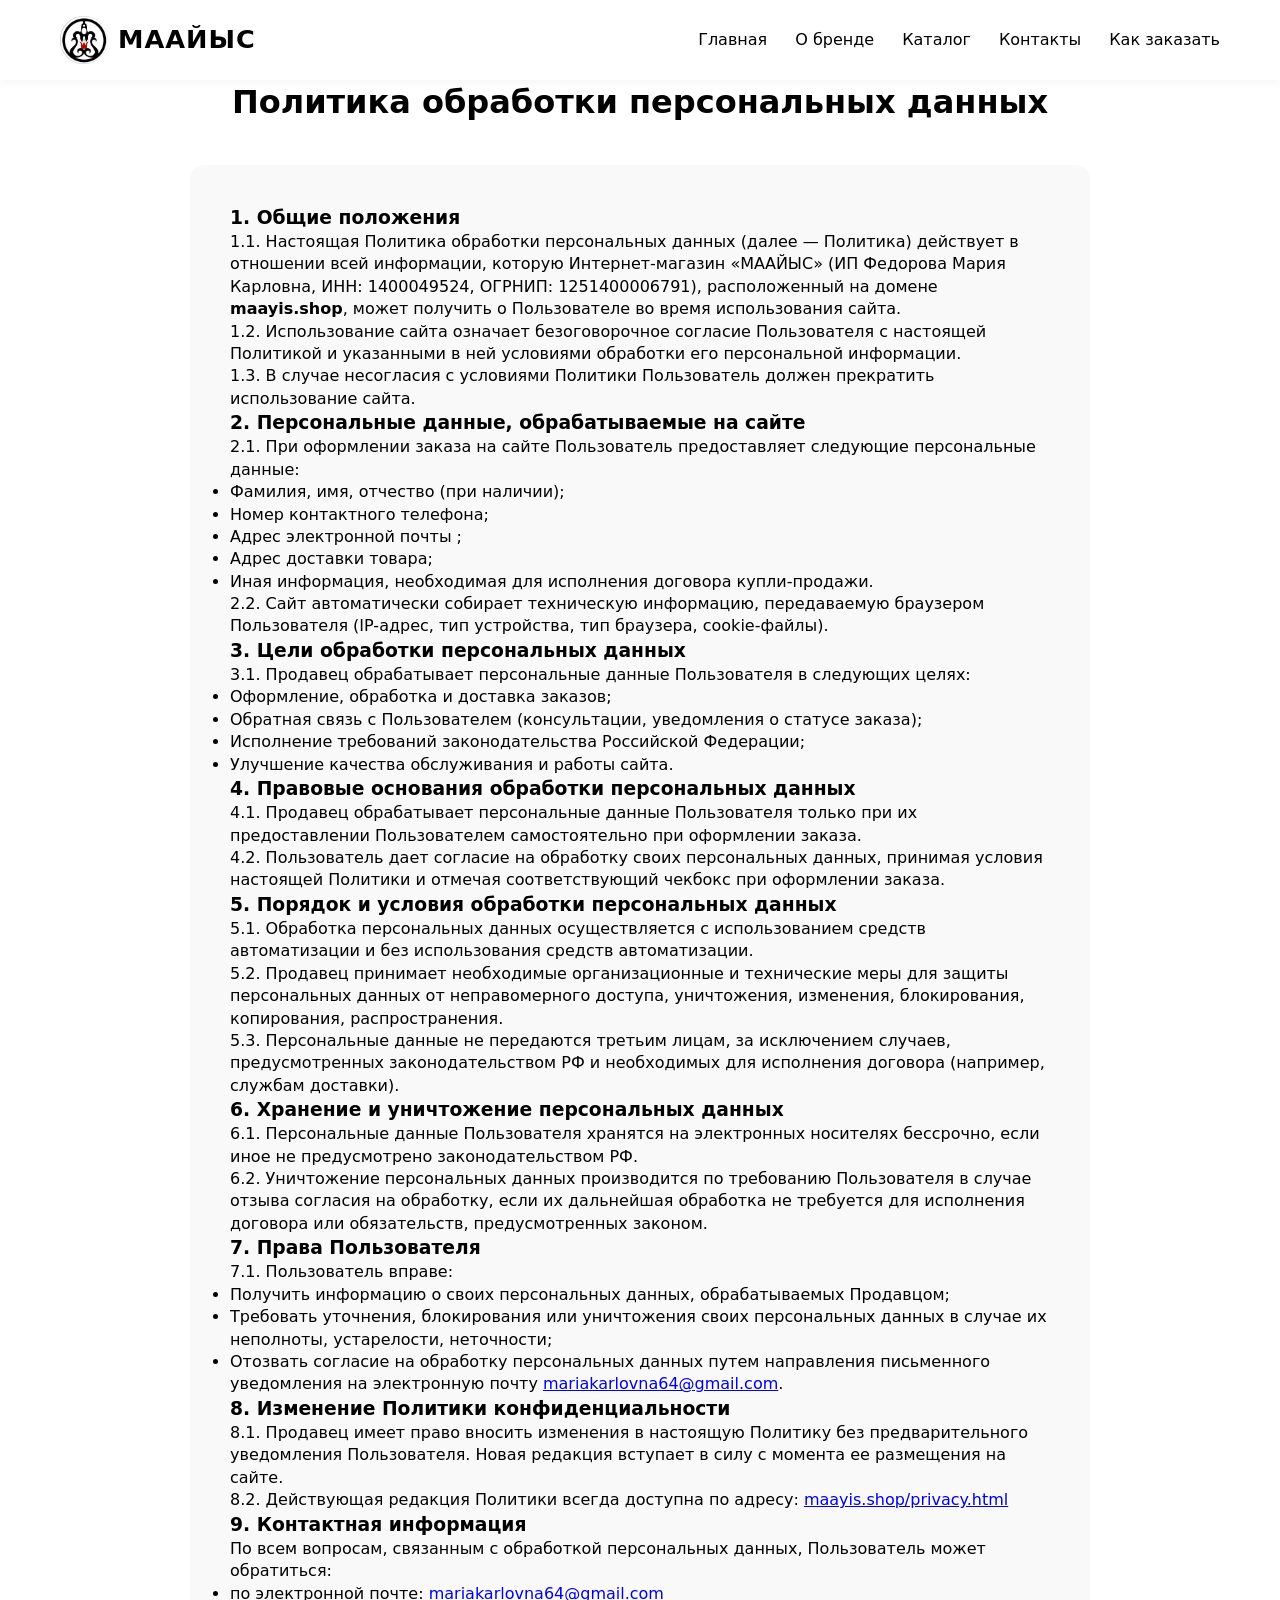
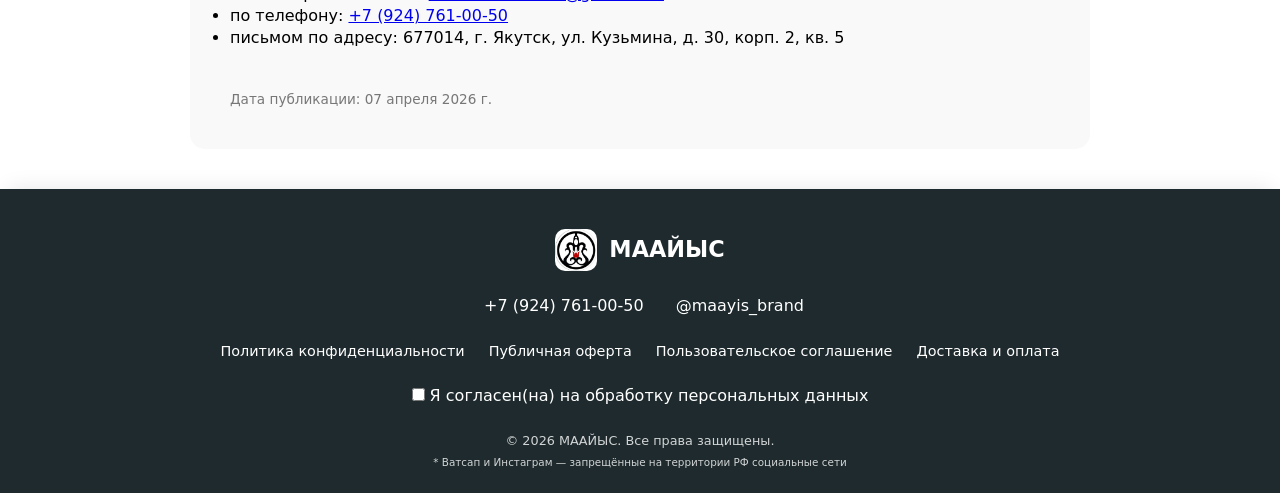
<file: privacy.html>
<!DOCTYPE html>
<html lang="ru">
<head>
    <meta charset="UTF-8">
    <meta name="viewport" content="width=device-width, initial-scale=1.0">
    <title>Политика обработки персональных данных - МААЙЫС</title>
    <link rel="stylesheet" href="style.css">
</head>
<body>
    <header>
        <div class="container header-inner">
            <div class="logo-block">
                <a href="index.html" class="logo-link">
                    <img src="img/photo_5474204198829684286_x.jpg" class="logo-image">
                    <span class="logo-text">МААЙЫС</span>
                </a>
            </div>
            <nav class="main-nav desktop-nav">
                <ul class="nav-menu">
                    <li><a href="index.html">Главная</a></li>
                    <li><a href="about.html">О бренде</a></li>
                    <li><a href="catalog.html">Каталог</a></li>
                    <li><a href="contact.html">Контакты</a></li>
                    <li><a href="order.html">Как заказать</a></li>
                </ul>
            </nav>
            <div class="burger-menu">
                <button class="burger-icon" id="burgerToggle">
                    <span></span><span></span><span></span>
                </button>
                <div class="burger-overlay" id="burgerOverlay">
                    <nav class="burger-nav">
                        <a href="index.html">Главная</a>
                        <a href="about.html">О бренде</a>
                        <a href="catalog.html">Каталог</a>
                        <a href="contact.html">Контакты</a>
                        <a href="order.html">Как заказать</a>
                    </nav>
                </div>
            </div>
        </div>
    </header>
    <div class="page-header">
        <div class="container">
            <h1>Политика обработки персональных данных</h1>
        </div>
    </div>
    <section style="padding: 40px 0;">
        <div class="container" style="max-width: 900px; background: #f9f9f9; padding: 40px; border-radius: 15px; margin: 0 auto;">
            
            <h3>1. Общие положения</h3>
            <p>1.1. Настоящая Политика обработки персональных данных (далее — Политика) действует в отношении всей информации, которую Интернет-магазин «МААЙЫС» (ИП Федорова Мария Карловна, ИНН: 1400049524, ОГРНИП: 1251400006791), расположенный на домене <strong>maayis.shop</strong>, может получить о Пользователе во время использования сайта.</p>
            <p>1.2. Использование сайта означает безоговорочное согласие Пользователя с настоящей Политикой и указанными в ней условиями обработки его персональной информации.</p>
            <p>1.3. В случае несогласия с условиями Политики Пользователь должен прекратить использование сайта.</p>
            <h3>2. Персональные данные, обрабатываемые на сайте</h3>
            <p>2.1. При оформлении заказа на сайте Пользователь предоставляет следующие персональные данные:</p>
            <ul>
                <li>Фамилия, имя, отчество (при наличии);</li>
                <li>Номер контактного телефона;</li>
                <li>Адрес электронной почты ;</li>
                <li>Адрес доставки товара;</li>
                <li>Иная информация, необходимая для исполнения договора купли-продажи.</li>
            </ul>
            <p>2.2. Сайт автоматически собирает техническую информацию, передаваемую браузером Пользователя (IP-адрес, тип устройства, тип браузера, cookie-файлы).</p>
            <h3>3. Цели обработки персональных данных</h3>
            <p>3.1. Продавец обрабатывает персональные данные Пользователя в следующих целях:</p>
            <ul>
                <li>Оформление, обработка и доставка заказов;</li>
                <li>Обратная связь с Пользователем (консультации, уведомления о статусе заказа);</li>
                <li>Исполнение требований законодательства Российской Федерации;</li>
                <li>Улучшение качества обслуживания и работы сайта.</li>
            </ul>
            <h3>4. Правовые основания обработки персональных данных</h3>
            <p>4.1. Продавец обрабатывает персональные данные Пользователя только при их предоставлении Пользователем самостоятельно при оформлении заказа.</p>
            <p>4.2. Пользователь дает согласие на обработку своих персональных данных, принимая условия настоящей Политики и отмечая соответствующий чекбокс при оформлении заказа.</p>
            <h3>5. Порядок и условия обработки персональных данных</h3>
            <p>5.1. Обработка персональных данных осуществляется с использованием средств автоматизации и без использования средств автоматизации.</p>
            <p>5.2. Продавец принимает необходимые организационные и технические меры для защиты персональных данных от неправомерного доступа, уничтожения, изменения, блокирования, копирования, распространения.</p>
            <p>5.3. Персональные данные не передаются третьим лицам, за исключением случаев, предусмотренных законодательством РФ и необходимых для исполнения договора (например, службам доставки).</p>
            <h3>6. Хранение и уничтожение персональных данных</h3>
            <p>6.1. Персональные данные Пользователя хранятся на электронных носителях бессрочно, если иное не предусмотрено законодательством РФ.</p>
            <p>6.2. Уничтожение персональных данных производится по требованию Пользователя в случае отзыва согласия на обработку, если их дальнейшая обработка не требуется для исполнения договора или обязательств, предусмотренных законом.</p>
            <h3>7. Права Пользователя</h3>
            <p>7.1. Пользователь вправе:</p>
            <ul>
                <li>Получить информацию о своих персональных данных, обрабатываемых Продавцом;</li>
                <li>Требовать уточнения, блокирования или уничтожения своих персональных данных в случае их неполноты, устарелости, неточности;</li>
                <li>Отозвать согласие на обработку персональных данных путем направления письменного уведомления на электронную почту <a href="mailto:mariakarlovna64@gmail.com">mariakarlovna64@gmail.com</a>.</li>
            </ul>
            <h3>8. Изменение Политики конфиденциальности</h3>
            <p>8.1. Продавец имеет право вносить изменения в настоящую Политику без предварительного уведомления Пользователя. Новая редакция вступает в силу с момента ее размещения на сайте.</p>
            <p>8.2. Действующая редакция Политики всегда доступна по адресу: <a href="privacy.html">maayis.shop/privacy.html</a></p>
            <h3>9. Контактная информация</h3>
            <p>По всем вопросам, связанным с обработкой персональных данных, Пользователь может обратиться:</p>
            <ul>
                <li>по электронной почте: <a href="mailto:mariakarlovna64@gmail.com">mariakarlovna64@gmail.com</a></li>
                <li>по телефону: <a href="tel:+79247610050">+7 (924) 761-00-50</a></li>
                <li>письмом по адресу: 677014, г. Якутск, ул. Кузьмина, д. 30, корп. 2, кв. 5</li>
            </ul>
            <p style="margin-top: 40px; font-size: 0.85rem; color: #777;">Дата публикации: 07 апреля 2026 г.</p>
        </div>
    </section>
<footer>
  <div class="container">
    <div class="footer-content">
      <div class="footer-logo">
        <img src="img/photo_5474204198829684286_x.jpg" class="footer-logo-img" alt="logo">
        <span>МААЙЫС</span>
      </div>
      <div class="footer-info">
        <p><i class="fas fa-phone"></i> +7 (924) 761-00-50</p>
        <p> @maayis_brand</p>
      </div>
      <div class="footer-links">
        <a href="privacy.html">Политика конфиденциальности</a>
        <a href="offer.html">Публичная оферта</a>
        <a href="user-agreement.html">Пользовательское соглашение</a>
        <a href="delivery.html">Доставка и оплата</a>
      </div>
      <div class="footer-consent-checkbox">
        <label><input type="checkbox"> Я согласен(на) на обработку персональных данных</label>
      </div>
      <div class="footer-copyright">
        <p>&copy; 2026 МААЙЫС. Все права защищены.</p>
        <p style="font-size: 0.65rem; margin-top: 5px;">* Ватсап и Инстаграм — запрещённые на территории РФ социальные сети</p>
      </div>
    </div>
  </div>
</footer>
<script src="script.js"></script>
</body>
</html>
</file>
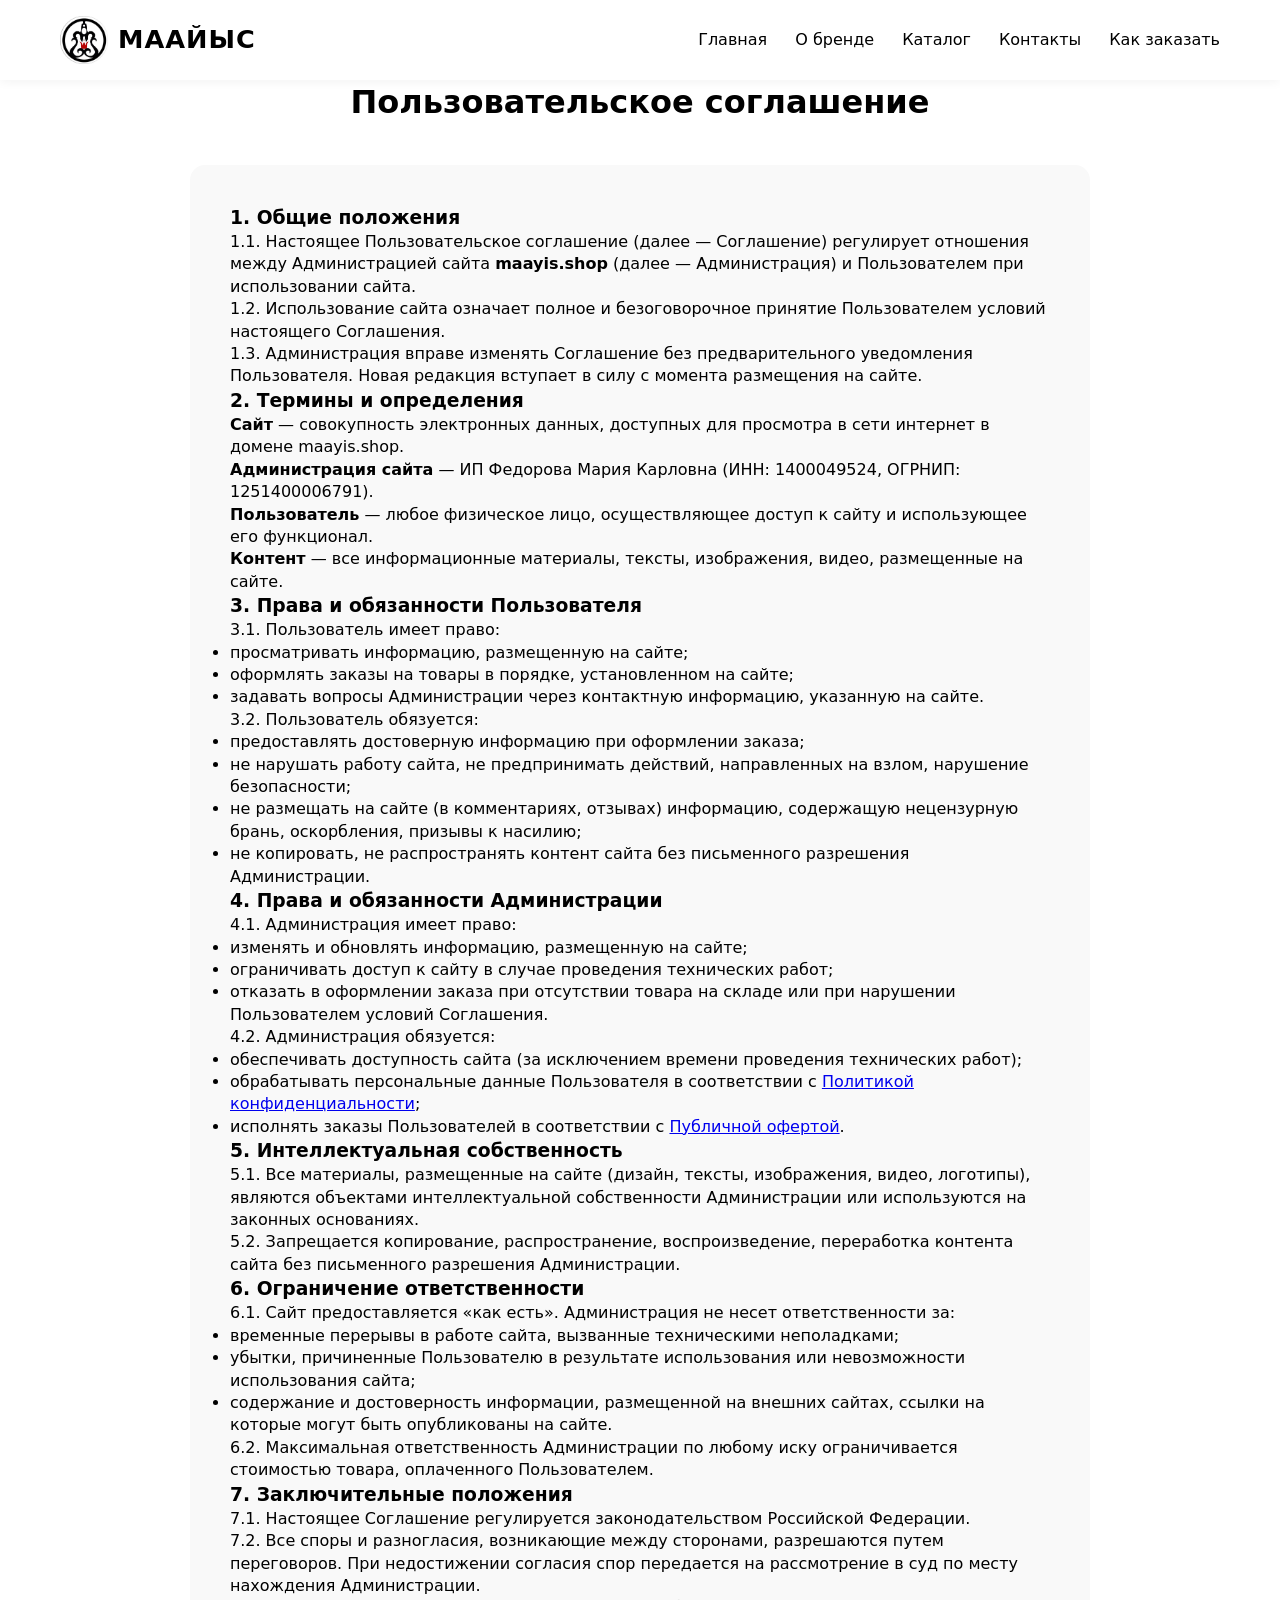
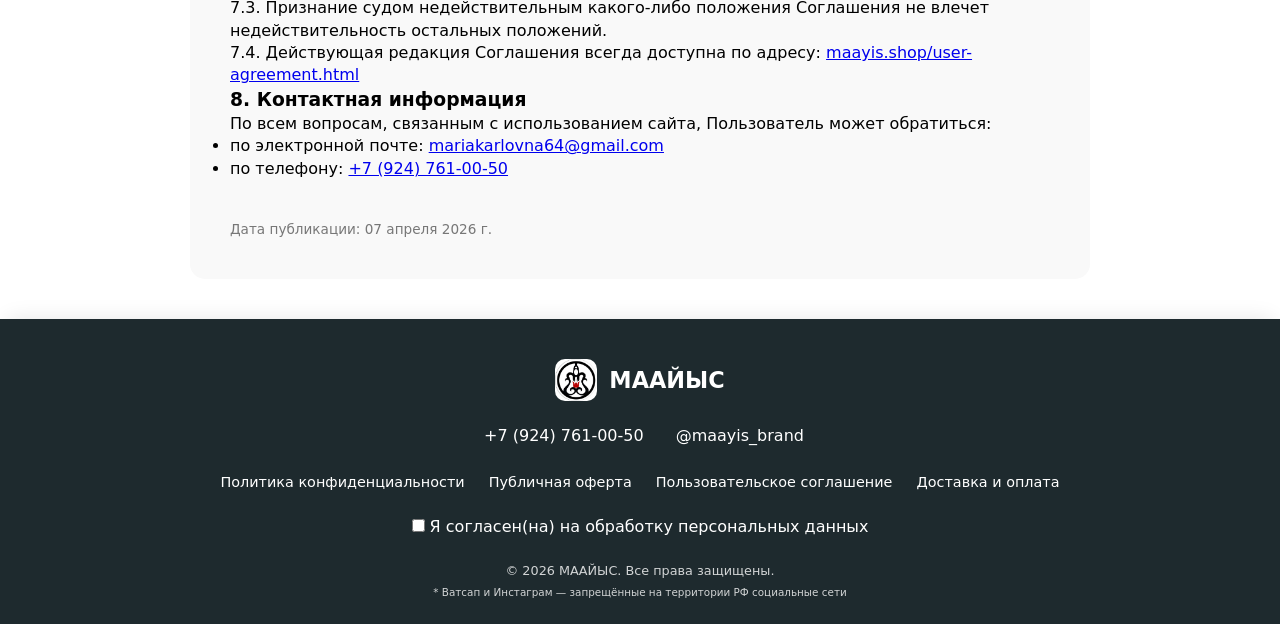
<file: user-agreement.html>
<!DOCTYPE html>
<html lang="ru">
<head>
    <meta charset="UTF-8">
    <meta name="viewport" content="width=device-width, initial-scale=1.0">
    <title>Пользовательское соглашение - МААЙЫС</title>
    <link rel="stylesheet" href="style.css">
</head>
<body>
    <header>
        <div class="container header-inner">
            <div class="logo-block">
                <a href="index.html" class="logo-link">
                    <img src="img/photo_5474204198829684286_x.jpg"  class="logo-image">
                    <span class="logo-text">МААЙЫС</span>
                </a>
            </div>
            <nav class="main-nav desktop-nav">
                <ul class="nav-menu">
                    <li><a href="index.html">Главная</a></li>
                    <li><a href="about.html">О бренде</a></li>
                    <li><a href="catalog.html">Каталог</a></li>
                    <li><a href="contact.html">Контакты</a></li>
                    <li><a href="order.html">Как заказать</a></li>
                </ul>
            </nav>
            <div class="burger-menu">
                <button class="burger-icon" id="burgerToggle">
                    <span></span><span></span><span></span>
                </button>
                <div class="burger-overlay" id="burgerOverlay">
                    <nav class="burger-nav">
                        <a href="index.html">Главная</a>
                        <a href="about.html">О бренде</a>
                        <a href="catalog.html">Каталог</a>
                        <a href="contact.html">Контакты</a>
                        <a href="order.html">Как заказать</a>
                    </nav>
                </div>
            </div>
        </div>
    </header>
    <div class="page-header">
        <div class="container">
            <h1>Пользовательское соглашение</h1>
        </div>
    </div>
    <section style="padding: 40px 0;">
        <div class="container" style="max-width: 900px; background: #f9f9f9; padding: 40px; border-radius: 15px; margin: 0 auto;">
            <h3>1. Общие положения</h3>
            <p>1.1. Настоящее Пользовательское соглашение (далее — Соглашение) регулирует отношения между Администрацией сайта <strong>maayis.shop</strong> (далее — Администрация) и Пользователем при использовании сайта.</p>
            <p>1.2. Использование сайта означает полное и безоговорочное принятие Пользователем условий настоящего Соглашения.</p>
            <p>1.3. Администрация вправе изменять Соглашение без предварительного уведомления Пользователя. Новая редакция вступает в силу с момента размещения на сайте.</p>
            <h3>2. Термины и определения</h3>
            <p><strong>Сайт</strong> — совокупность электронных данных, доступных для просмотра в сети интернет в домене maayis.shop.</p>
            <p><strong>Администрация сайта</strong> — ИП Федорова Мария Карловна (ИНН: 1400049524, ОГРНИП: 1251400006791).</p>
            <p><strong>Пользователь</strong> — любое физическое лицо, осуществляющее доступ к сайту и использующее его функционал.</p>
            <p><strong>Контент</strong> — все информационные материалы, тексты, изображения, видео, размещенные на сайте.</p>
            <h3>3. Права и обязанности Пользователя</h3>
            <p>3.1. Пользователь имеет право:</p>
            <ul>
                <li>просматривать информацию, размещенную на сайте;</li>
                <li>оформлять заказы на товары в порядке, установленном на сайте;</li>
                <li>задавать вопросы Администрации через контактную информацию, указанную на сайте.</li>
            </ul>
            <p>3.2. Пользователь обязуется:</p>
            <ul>
                <li>предоставлять достоверную информацию при оформлении заказа;</li>
                <li>не нарушать работу сайта, не предпринимать действий, направленных на взлом, нарушение безопасности;</li>
                <li>не размещать на сайте (в комментариях, отзывах) информацию, содержащую нецензурную брань, оскорбления, призывы к насилию;</li>
                <li>не копировать, не распространять контент сайта без письменного разрешения Администрации.</li>
            </ul>
            <h3>4. Права и обязанности Администрации</h3>
            <p>4.1. Администрация имеет право:</p>
            <ul>
                <li>изменять и обновлять информацию, размещенную на сайте;</li>
                <li>ограничивать доступ к сайту в случае проведения технических работ;</li>
                <li>отказать в оформлении заказа при отсутствии товара на складе или при нарушении Пользователем условий Соглашения.</li>
            </ul>
            <p>4.2. Администрация обязуется:</p>
            <ul>
                <li>обеспечивать доступность сайта (за исключением времени проведения технических работ);</li>
                <li>обрабатывать персональные данные Пользователя в соответствии с <a href="privacy.html">Политикой конфиденциальности</a>;</li>
                <li>исполнять заказы Пользователей в соответствии с <a href="offer.html">Публичной офертой</a>.</li>
            </ul>
            <h3>5. Интеллектуальная собственность</h3>
            <p>5.1. Все материалы, размещенные на сайте (дизайн, тексты, изображения, видео, логотипы), являются объектами интеллектуальной собственности Администрации или используются на законных основаниях.</p>
            <p>5.2. Запрещается копирование, распространение, воспроизведение, переработка контента сайта без письменного разрешения Администрации.</p>
            <h3>6. Ограничение ответственности</h3>
            <p>6.1. Сайт предоставляется «как есть». Администрация не несет ответственности за:</p>
            <ul>
                <li>временные перерывы в работе сайта, вызванные техническими неполадками;</li>
                <li>убытки, причиненные Пользователю в результате использования или невозможности использования сайта;</li>
                <li>содержание и достоверность информации, размещенной на внешних сайтах, ссылки на которые могут быть опубликованы на сайте.</li>
            </ul>
            <p>6.2. Максимальная ответственность Администрации по любому иску ограничивается стоимостью товара, оплаченного Пользователем.</p>
            <h3>7. Заключительные положения</h3>
            <p>7.1. Настоящее Соглашение регулируется законодательством Российской Федерации.</p>
            <p>7.2. Все споры и разногласия, возникающие между сторонами, разрешаются путем переговоров. При недостижении согласия спор передается на рассмотрение в суд по месту нахождения Администрации.</p>
            <p>7.3. Признание судом недействительным какого-либо положения Соглашения не влечет недействительность остальных положений.</p>
            <p>7.4. Действующая редакция Соглашения всегда доступна по адресу: <a href="user-agreement.html">maayis.shop/user-agreement.html</a></p>
            <h3>8. Контактная информация</h3>
            <p>По всем вопросам, связанным с использованием сайта, Пользователь может обратиться:</p>
            <ul>
                <li>по электронной почте: <a href="mailto:mariakarlovna64@gmail.com">mariakarlovna64@gmail.com</a></li>
                <li>по телефону: <a href="tel:+79247610050">+7 (924) 761-00-50</a></li>
            </ul>
            <p style="margin-top: 40px; font-size: 0.85rem; color: #777;">Дата публикации: 07 апреля 2026 г.</p>
        </div>
    </section>
 <footer>
  <div class="container">
    <div class="footer-content">
      <div class="footer-logo">
        <img src="img/photo_5474204198829684286_x.jpg" class="footer-logo-img" alt="logo">
        <span>МААЙЫС</span>
      </div>
      <div class="footer-info">
        <p><i class="fas fa-phone"></i> +7 (924) 761-00-50</p>
        <p>@maayis_brand</p>
      </div>
      <div class="footer-links">
        <a href="privacy.html">Политика конфиденциальности</a>
        <a href="offer.html">Публичная оферта</a>
        <a href="user-agreement.html">Пользовательское соглашение</a>
        <a href="delivery.html">Доставка и оплата</a>
      </div>
      <div class="footer-consent-checkbox">
        <label><input type="checkbox"> Я согласен(на) на обработку персональных данных</label>
      </div>
      <div class="footer-copyright">
        <p>&copy; 2026 МААЙЫС. Все права защищены.</p>
        <p style="font-size: 0.65rem; margin-top: 5px;">* Ватсап и Инстаграм — запрещённые на территории РФ социальные сети</p>
      </div>
    </div>
  </div>
</footer>
<script src="script.js"></script>
</body>
</html>
</file>
<file: style.css>
/* ----- RESET & GLOBAL ----- */
* {
  margin: 0;
  padding: 0;
  box-sizing: border-box;
}

html, body {
  height: 100%;
}

body {
  font-family: system-ui, -apple-system, 'Segoe UI', Roboto, 'Helvetica Neue', sans-serif;
  background-color: #ffffffd6;
  color: #000000;
  line-height: 1.4;
  display: flex;
  flex-direction: column;
}

.main-content {
  flex: 1;
}

.container {
  max-width: 1200px;
  margin: 0 auto;
  padding: 0 20px;
}

/* ----- HEADER ----- */
header {
  background: white;
  box-shadow: 0 2px 10px rgba(0,0,0,0.05);
  position: sticky;
  top: 0;
  z-index: 100;
}

.header-inner {
  display: flex;
  justify-content: space-between;
  align-items: center;
  padding: 16px 20px;
  flex-wrap: wrap;
}

.logo-block a {
  display: flex;
  align-items: center;
  gap: 10px;
  text-decoration: none;
}

.logo-image {
  height: 48px;
  width: auto;
  border-radius: 12px;
}

.logo-text {
  font-size: 1.6rem;
  font-weight: 700;
  letter-spacing: 1px;
  color: #000000;
}

.nav-menu {
  display: flex;
  list-style: none;
  gap: 28px;
}

.nav-menu a {
  text-decoration: none;
  font-weight: 500;
  color: #000000;
  transition: 0.2s;
}

.nav-menu a:hover,
.nav-menu a.active {
  color: #2e7d32;
  border-bottom: 2px solid #2e7d32;
  padding-bottom: 4px;
}

/* Бургер-меню */
.burger-menu {
  display: none;
}

@media (max-width: 768px) {
  .desktop-nav {
    display: none;
  }
  .burger-menu {
    display: block;
  }
  .burger-icon {
    display: flex;
    flex-direction: column;
    gap: 5px;
    background: none;
    border: none;
    cursor: pointer;
    padding: 5px;
  }
  .burger-icon span {
    width: 28px;
    height: 3px;
    background: #000000;
    border-radius: 4px;
  }
  .burger-overlay {
    position: fixed;
    top: 0;
    left: -100%;
    width: 75%;
    max-width: 280px;
    height: 100%;
    background: white;
    box-shadow: 2px 0 12px rgba(0,0,0,0.1);
    transition: left 0.3s ease;
    z-index: 200;
    padding: 80px 24px 24px;
  }
  .burger-overlay.open {
    left: 0;
  }
  .burger-nav {
    display: flex;
    flex-direction: column;
    gap: 24px;
  }
  .burger-nav a {
    text-decoration: none;
    font-size: 1.2rem;
    font-weight: 500;
    color: #000000;
  }
}

/* ----- HERO (видео-слайдер) ----- */
.hero {
  padding: 60px 0;
}

.hero-container {
  display: flex;
  flex-wrap: wrap;
  align-items: center;
  gap: 40px;
}

.hero-content {
  flex: 1;
  text-align: center;
}

.hero-content h1 {
  font-size: 2.2rem;
  margin-bottom: 20px;
  color: #000000;
}

.hero-content p {
  font-size: 1.1rem;
  margin-bottom: 30px;
  color: #000000;
  opacity: 0.85;
}

.hero-slider {
  flex: 1;
  max-width: 400px;
  margin: 0 auto;
}

.video-slider-wrapper {
  position: relative;
  width: 100%;
}

.video-slider-container {
  position: relative;
  overflow: hidden;
  border-radius: 24px;
  box-shadow: 0 10px 25px rgba(0,0,0,0.1);
}

.video-slider-track {
  display: flex;
  transition: transform 0.5s ease;
}

.video-slide {
  flex: 0 0 100%;
}

.video-slide video {
  width: 100%;
  height: auto;
  display: block;
  border-radius: 24px;
  pointer-events: none;
}

.slider-btn {
  position: absolute;
  top: 50%;
  transform: translateY(-50%);
  background: rgba(46, 125, 50, 0.8);
  color: white;
  border: none;
  width: 40px;
  height: 40px;
  border-radius: 50%;
  cursor: pointer;
  z-index: 10;
  font-size: 1.2rem;
  transition: 0.2s;
}

.slider-btn:hover {
  background: #1b5e20;
}

.prev-btn {
  left: 10px;
}

.next-btn {
  right: 10px;
}

.slider-dots {
  display: flex;
  justify-content: center;
  gap: 10px;
  margin-top: 15px;
}

.dot {
  width: 10px;
  height: 10px;
  background: #ccc;
  border-radius: 50%;
  cursor: pointer;
  transition: 0.2s;
}

.dot.active {
  background: #2e7d32;
  transform: scale(1.2);
}

/* ----- ОБЩИЕ КНОПКИ ----- */
.btn {
  display: inline-block;
  background: #2e7d32;
  color: white;
  padding: 12px 28px;
  border-radius: 40px;
  text-decoration: none;
  font-weight: 600;
  transition: 0.2s;
  border: none;
  cursor: pointer;
  box-shadow: 0 4px 6px -2px rgba(0, 0, 0, 0.1);
}

.btn:hover {
  box-shadow: 0 10px 15px -5px rgba(46, 125, 50, 0.4);
  transform: translateY(-2px);
}

.btn-outline {
  background: transparent;
  border: 2px solid #2e7d32;
  color: #2e7d32;
  box-shadow: none;
}

.btn-outline:hover {
  background: #2e7d32;
  color: white;
  box-shadow: 0 8px 12px -4px rgba(46, 125, 50, 0.3);
}

.btn-large {
  padding: 14px 36px;
  font-size: 1.1rem;
}

.btn-promo {
  background: #2e7d32;
  color: white;
  font-size: 1.2rem;
  padding: 12px 32px;
}

/* ----- СЕКЦИИ (общие) ----- */
.about-section,
.catalog-section,
.contact-section {
  padding: 70px 0;
  text-align: center;
}

.section-header h2,
.section-header h1 {
  font-size: 2rem;
  margin-bottom: 12px;
  color: #000000;
}

.section-line {
  width: 70px;
  height: 3px;
  background: #2e7d32;
  margin: 0 auto 30px;
}

.about-card {
  max-width: 700px;
  margin: 0 auto;
  background: #ffffffd6;
  padding: 40px 24px;
  border-radius: 48px;
  box-shadow: 0 10px 25px -5px rgba(0, 0, 0, 0.08);
  transition: box-shadow 0.3s ease, transform 0.3s ease;
}

.about-card:hover {
  box-shadow: 0 20px 35px -12px rgba(0, 0, 0, 0.2);
  transform: translateY(-4px);
}

.about-text {
  font-size: 1.3rem;
  margin-bottom: 28px;
  color: #000000;
}

.catalog-simple {
  background: #ffffffd6;
  padding: 48px 20px;
  border-radius: 48px;
  text-align: center;
  box-shadow: 0 10px 25px -5px rgba(0, 0, 0, 0.08);
  transition: box-shadow 0.3s ease, transform 0.3s ease;
}

.catalog-simple:hover {
  box-shadow: 0 20px 35px -12px rgba(0, 0, 0, 0.2);
  transform: translateY(-4px);
}

.catalog-simple p {
  font-size: 1.2rem;
  margin-bottom: 28px;
  color: #000000;
}

.contact-preview {
  display: flex;
  justify-content: center;
  flex-wrap: wrap;
  gap: 40px;
  margin-bottom: 40px;
}

.contact-item {
  font-size: 1.2rem;
  display: flex;
  align-items: center;
  gap: 12px;
  color: #000000;
}

.contact-item a {
  text-decoration: none;
  color: #000000;
  font-weight: 500;
}

.contact-item a:hover {
  color: #090909;
}

/* ----- ПРОМО-БАННЕР ----- */
.promo-banner {
  width: 100%;
  background: #2e7d32;
  margin: 20px 0 40px 0;
  padding: 48px 20px;
  text-align: center;
  box-shadow: 0 20px 30px -12px rgba(0, 0, 0, 0.3);
}

.promo-content {
  max-width: 800px;
  margin: 0 auto;
}

.promo-banner h3 {
  font-size: 2.5rem;
  font-weight: 800;
  color: #ffffff;
  margin-bottom: 12px;
}

.promo-banner p {
  font-size: 1.3rem;
  font-weight: 500;
  margin-bottom: 24px;
  color: #ffffff;
}

/* ----- КАТАЛОГ (УНИВЕРСАЛЬНАЯ СЕТКА 4 КОЛОНКИ ДЛЯ ВСЕХ КАТЕГОРИЙ) ----- */
.catalog-page {
  padding: 60px 0;
}

.product-category {
  margin-bottom: 60px;
}

.product-category h2 {
  font-size: 1.8rem;
  margin-bottom: 30px;
  color: #000;
  text-align: center;
}

/* Единая сетка для всех категорий — 4 колонки */
.product-grid {
  display: grid;
  grid-template-columns: repeat(4, 1fr);
  gap: 20px;
}

/* Карточка товара (одинаковая для всех) */
.product-card {
  background: white;
  border-radius: 24px;
  padding: 20px;
  box-shadow: 0 5px 15px rgba(0,0,0,0.05);
  transition: 0.2s;
  display: flex;
  flex-direction: column;
}

.product-card:hover {
  transform: translateY(-5px);
  box-shadow: 0 10px 25px rgba(0,0,0,0.1);
}

/* Слайдер внутри карточки */
.product-slider {
  position: relative;
  width: 100%;
  margin-bottom: 16px;
  border-radius: 20px;
  overflow: hidden;
  background: #f5f5f5;
  aspect-ratio: 1 / 1;
}

.slider-images {
  position: relative;
  width: 100%;
  height: 100%;
}

.slider-img {
  position: absolute;
  top: 0;
  left: 0;
  width: 100%;
  height: 100%;
  object-fit: contain;
  background: #f5f5f5;
  opacity: 0;
  transition: opacity 0.3s;
}

.slider-img.active {
  opacity: 1;
}

.slider-prev,
.slider-next {
  position: absolute;
  top: 50%;
  transform: translateY(-50%);
  background: rgba(46,125,50,0.7);
  color: white;
  border: none;
  width: 32px;
  height: 32px;
  border-radius: 50%;
  cursor: pointer;
  font-size: 0.9rem;
  z-index: 2;
}

.slider-prev { left: 8px; }
.slider-next { right: 8px; }

.slider-prev:hover,
.slider-next:hover {
  background: #2e7d32;
}

/* Текст карточки */
.product-card h3 {
  font-size: 1rem;
  font-weight: 600;
  margin: 8px 0 4px;
  color: #000;
}

.product-price {
  font-size: 1.1rem;
  font-weight: 700;
  color: #2e7d32;
  margin-bottom: 8px;
}

.btn-order {
  background: #2e7d32;
  color: white;
  padding: 6px 12px;
  text-decoration: none;
  display: inline-block;
  font-weight: 600;
  font-size: 0.85rem;
  border-radius: 30px;
  margin-top: 8px;
  transition: 0.2s;
  cursor: pointer;
  border: none;
  text-align: center;
  width: auto;
}

.btn-order:hover {
  background: #1b5e20;
  transform: translateY(-2px);
}

/* Адаптация */
@media (max-width: 900px) {
  .product-grid {
    grid-template-columns: repeat(2, 1fr);
    gap: 20px;
  }
}

@media (max-width: 640px) {
  .product-grid {
    grid-template-columns: 1fr;
    gap: 20px;
  }
  .product-card {
    padding: 16px;
  }
  .slider-prev,
  .slider-next {
    width: 30px;
    height: 30px;
    font-size: 0.85rem;
  }
}

/* ----- ОСТАЛЬНЫЕ СТРАНИЦЫ ----- */
.about-content {
  background: #ffffff;
  border-radius: 48px;
  padding: 50px 40px;
  box-shadow: 0 25px 45px -12px rgba(0, 0, 0, 0.25), 0 8px 18px rgba(0, 0, 0, 0.1);
  transition: box-shadow 0.3s ease, transform 0.2s;
}

.about-content:hover {
  transform: translateY(-4px);
  box-shadow: 0 30px 50px -14px rgba(0, 0, 0, 0.3);
}

.about-intro {
  font-size: 1.35rem;
  font-weight: 500;
  line-height: 1.5;
  margin-bottom: 30px;
  color: #000000;
}

.about-description {
  font-size: 1.1rem;
  line-height: 1.6;
  margin: 30px 0;
  color: #000000;
}

.about-services {
  background: #f9f7f2;
  border-radius: 32px;
  padding: 30px 25px;
  margin: 35px 0;
  box-shadow: 0 10px 20px -8px rgba(0, 0, 0, 0.1);
  transition: box-shadow 0.2s;
}

.about-services:hover {
  box-shadow: 0 15px 25px -10px rgba(46, 125, 50, 0.2);
}

.about-services h3 {
  font-size: 1.5rem;
  color: #2e7d32;
  margin-bottom: 20px;
  font-weight: 600;
}

.about-services ul {
  display: flex;
  flex-wrap: wrap;
  justify-content: center;
  gap: 18px;
  list-style: none;
  padding: 0;
}

.about-services li {
  background: white;
  padding: 10px 24px;
  border-radius: 50px;
  font-weight: 500;
  color: #000000;
  box-shadow: 0 2px 6px rgba(0,0,0,0.05);
  transition: all 0.2s;
}

.about-services li:hover {
  background: #2e7d32;
  color: white;
  transform: scale(1.02);
  box-shadow: 0 8px 14px -6px #2e7d32;
}

.about-contact-block {
  display: flex;
  justify-content: center;
  gap: 40px;
  margin-top: 35px;
  padding-top: 25px;
  border-top: 2px solid #e0dbc8;
}

.about-contact-item {
  background: #fefcf8;
  padding: 12px 24px;
  border-radius: 60px;
  box-shadow: 0 5px 12px rgba(0, 0, 0, 0.08);
  transition: all 0.2s;
}

.about-contact-item:hover {
  transform: translateY(-3px);
  box-shadow: 0 12px 20px -10px rgba(46, 125, 50, 0.4);
  background: white;
}

.about-contact-item i {
  font-size: 1.3rem;
  color: #2e7d32;
  margin-right: 10px;
}

.about-contact-item a {
  text-decoration: none;
  font-weight: 600;
  color: #000000;
}

.about-contact-item a:hover {
  color: #2e7d32;
}

@media (max-width: 768px) {
  .about-content {
    padding: 30px 20px;
  }
  .about-intro {
    font-size: 1.2rem;
  }
  .about-description {
    font-size: 1rem;
  }
  .about-contact-block {
    flex-direction: column;
    align-items: center;
    gap: 15px;
  }
  .about-contact-item {
    width: 80%;
    text-align: center;
    justify-content: center;
  }
  .about-services ul {
    flex-direction: column;
    align-items: center;
  }
}

.order-page {
  padding: 60px 0;
  text-align: center;
}

.order-subtitle {
  font-size: 1.2rem;
  margin-bottom: 40px;
  color: #000000;
}

.steps-container {
  display: flex;
  flex-wrap: wrap;
  justify-content: center;
  gap: 30px;
  margin: 40px 0;
}

.step-card {
  background: white;
  border-radius: 32px;
  padding: 30px 20px;
  width: 260px;
  box-shadow: 0 10px 25px -5px rgba(0, 0, 0, 0.08);
  transition: box-shadow 0.3s ease, transform 0.3s ease;
}

.step-card:hover {
  transform: translateY(-5px);
  box-shadow: 0 20px 35px -12px rgba(0, 0, 0, 0.2);
}

.step-number {
  width: 50px;
  height: 50px;
  background: #2e7d32;
  color: white;
  font-size: 1.8rem;
  font-weight: bold;
  border-radius: 50%;
  display: flex;
  align-items: center;
  justify-content: center;
  margin: 0 auto 20px;
}

.step-card h3 {
  font-size: 1.3rem;
  margin-bottom: 10px;
  color: #000000;
}

.step-card p {
  color: #444;
  font-size: 0.95rem;
}

.order-buttons {
  display: flex;
  justify-content: center;
  gap: 20px;
  margin-top: 30px;
  flex-wrap: wrap;
}

.contact-page {
  padding: 60px 0;
  text-align: center;
}

.contact-subtitle {
  font-size: 1.2rem;
  margin-bottom: 40px;
  color: #000000;
}

.contact-grid {
  display: flex;
  flex-wrap: wrap;
  justify-content: center;
  gap: 40px;
  margin-bottom: 50px;
}

.contact-info-block,
.work-time-block {
  background: #ffffffb6;
  border-radius: 32px;
  padding: 30px;
  min-width: 280px;
  text-align: left;
  box-shadow: 0 10px 25px -5px rgba(0, 0, 0, 0.08);
  transition: box-shadow 0.3s ease, transform 0.3s ease;
}

.contact-info-block:hover,
.work-time-block:hover {
  box-shadow: 0 20px 35px -12px rgba(0, 0, 0, 0.2);
  transform: translateY(-4px);
}

.contact-info-block h3,
.work-time-block h3 {
  font-size: 1.4rem;
  color: #2e7d32;
  margin-bottom: 20px;
  text-align: center;
}

.contact-detail {
  display: flex;
  align-items: center;
  gap: 12px;
  margin-bottom: 15px;
  font-size: 1rem;
}

.contact-detail i {
  width: 28px;
  color: #2e7d32;
  font-size: 1.2rem;
  filter: drop-shadow(0 2px 3px rgba(0,0,0,0.1));
}

.contact-detail span {
  font-weight: 600;
  color: #000000;
  min-width: 80px;
}

.contact-detail a {
  text-decoration: none;
  color: #000000;
}

.contact-detail a:hover {
  color: #2e7d32;
}

.work-time-block p {
  margin: 10px 0;
  color: #000000;
  font-size: 1rem;
}

.instagram-block {
  margin-top: 40px;
  background: #ffffffbb;
  border-radius: 32px;
  padding: 30px 20px;
  text-align: center;
  box-shadow: 0 10px 25px -5px rgba(0, 0, 0, 0.08);
  transition: box-shadow 0.3s ease, transform 0.3s ease;
}

.instagram-block:hover {
  box-shadow: 0 20px 35px -12px rgba(0, 0, 0, 0.2);
  transform: translateY(-4px);
}

.insta-subtitle {
  font-size: 0.95rem;
  color: #2e7d32;
  margin-bottom: 25px;
}

.instagram-video-gallery {
  display: flex;
  flex-wrap: wrap;
  justify-content: center;
  gap: 1.5rem;
  margin: 1.5rem 0;
}

.insta-video-card {
  flex: 0 0 auto;
  width: 200px;
  background: #ffffff;
  border-radius: 1.2rem;
  box-shadow: 0 12px 20px -10px rgba(0, 0, 0, 0.15);
  transition: all 0.25s ease;
  overflow: hidden;
  border: 1px solid rgba(0, 0, 0, 0.15);
  position: relative;
  cursor: pointer;
}

.insta-video-card:hover {
  transform: translateY(-6px);
  box-shadow: 0 25px 35px -12px rgba(0, 0, 0, 0.25);
  border-color: #2e7d32;
}

.insta-video-card video {
  width: 100%;
  height: auto;
  display: block;
  aspect-ratio: 1 / 1;
  object-fit: cover;
  background: #000000;
  border-bottom: 2px solid #ffffff;
}

.insta-video-card::after {
  content: "\f144";
  font-family: "Font Awesome 6 Free";
  font-weight: 900;
  position: absolute;
  top: 50%;
  left: 50%;
  transform: translate(-50%, -50%);
  font-size: 2.2rem;
  color: white;
  background: rgba(0, 0, 0, 0.5);
  width: 48px;
  height: 48px;
  border-radius: 50%;
  display: flex;
  align-items: center;
  justify-content: center;
  opacity: 0;
  transition: opacity 0.2s ease;
  pointer-events: none;
}

.insta-video-card:hover::after {
  opacity: 1;
}

.video-caption {
  padding: 0.6rem 0.4rem;
  font-size: 0.75rem;
  font-weight: 600;
  color: #000000;
  background: white;
  display: flex;
  align-items: center;
  justify-content: center;
  gap: 6px;
}

.video-caption i {
  color: #2e7d32;
  font-size: 0.8rem;
}

.instagram-link-footer {
  margin-top: 20px;
  font-size: 0.9rem;
  border-top: 1px solid #ddd5c8;
  padding-top: 18px;
  display: inline-block;
  width: 100%;
}

.instagram-link-footer a {
  color: #2e7d32;
  text-decoration: none;
  font-weight: 600;
}

.instagram-link-footer a:hover {
  text-decoration: underline;
}

footer {
  background: #1e2a2e;
  color: #ffffff;
  padding: 40px 0 24px;
  margin-top: auto;
  box-shadow: 0 -8px 20px -8px rgba(0, 0, 0, 0.1);
}

.footer-content {
  text-align: center;
  display: flex;
  flex-direction: column;
  gap: 24px;
}

.footer-logo {
  display: flex;
  justify-content: center;
  align-items: center;
  gap: 12px;
  font-size: 1.4rem;
  font-weight: bold;
  color: #ffffff;
}

.footer-logo-img {
  height: 42px;
  width: auto;
  border-radius: 10px;
}

.footer-info {
  display: flex;
  justify-content: center;
  gap: 32px;
  flex-wrap: wrap;
  color: #ffffff;
}

.footer-info p i {
  margin-right: 8px;
}

.footer-links {
  display: flex;
  flex-wrap: wrap;
  justify-content: center;
  gap: 24px;
}

.footer-links a {
  color: #ffffff;
  text-decoration: none;
  font-size: 0.9rem;
  transition: text-shadow 0.2s;
}

.footer-links a:hover {
  text-decoration: underline;
  text-shadow: 0 0 3px rgba(255,255,255,0.5);
}

.footer-consent-checkbox {
  text-align: center;
  color: #ffffff;
}

.footer-consent-checkbox label {
  color: #ffffff;
}

.footer-copyright {
  text-align: center;
  font-size: 0.8rem;
  color: #ffffff;
  opacity: 0.8;
}

h1, h2 {
  text-align: center;
}

@media (max-width: 768px) {
  .hero-content h1 {
    font-size: 1.6rem;
  }
  .promo-banner h3 {
    font-size: 1.8rem;
  }
  .contact-preview {
    flex-direction: column;
    align-items: center;
    gap: 16px;
  }
  .hero-slider {
    max-width: 90%;
  }
  .slider-btn {
    width: 32px;
    height: 32px;
    font-size: 0.9rem;
  }
  .steps-container {
    flex-direction: column;
    align-items: center;
  }
  .step-card {
    width: 90%;
  }
  .contact-grid {
    flex-direction: column;
    align-items: center;
  }
  .contact-info-block,
  .work-time-block {
    width: 90%;
  }
  .contact-detail {
    flex-wrap: wrap;
    justify-content: center;
  }
  .insta-video-card {
    width: 150px;
  }
  .video-caption {
    font-size: 0.7rem;
  }
}

@media (max-width: 480px) {
  .instagram-video-gallery {
    gap: 1rem;
  }
  .insta-video-card {
    width: 130px;
  }
}

.product-slider { background: transparent !important; }
.slider-img { background: transparent !important; }
/* Женская одежда: 4 колонки */
.product-category .product-grid {
  display: grid;
  grid-template-columns: repeat(4, 1fr);
  gap: 20px;
}

/* Мужская и детская одежда: 3 колонки, выровненные по центру */
.product-grid-center {
  display: flex;
  flex-wrap: wrap;
  justify-content: center;
  gap: 30px;
}

.product-grid-center .product-card {
  width: 300px;
  flex-shrink: 0;
}

/* Адаптация для планшетов */
@media (max-width: 900px) {
  .product-category .product-grid {
    grid-template-columns: repeat(2, 1fr);
  }
  .product-grid-center .product-card {
    width: 260px;
  }
}

/* Адаптация для телефонов */
@media (max-width: 640px) {
  .product-category .product-grid {
    grid-template-columns: 1fr;
  }
  .product-grid-center .product-card {
    width: 100%;
    max-width: 280px;
  }
}
</file>
